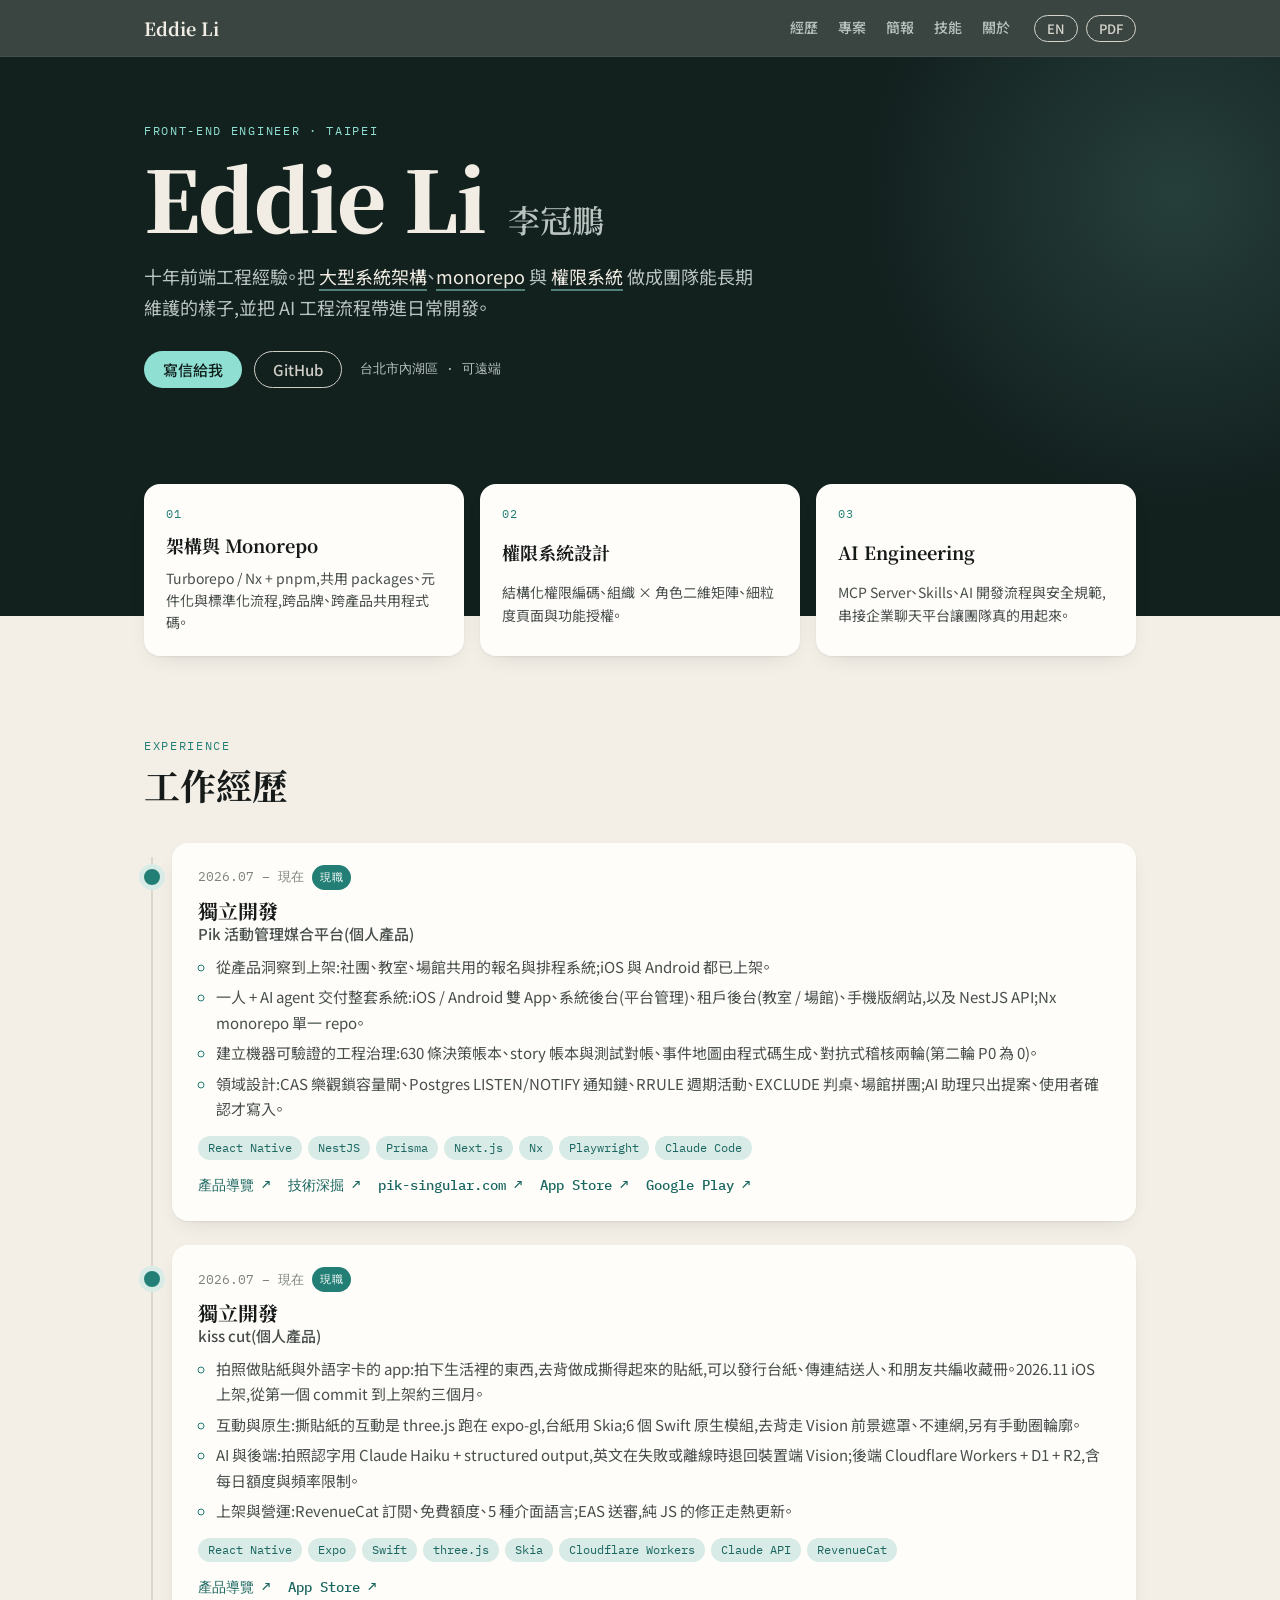
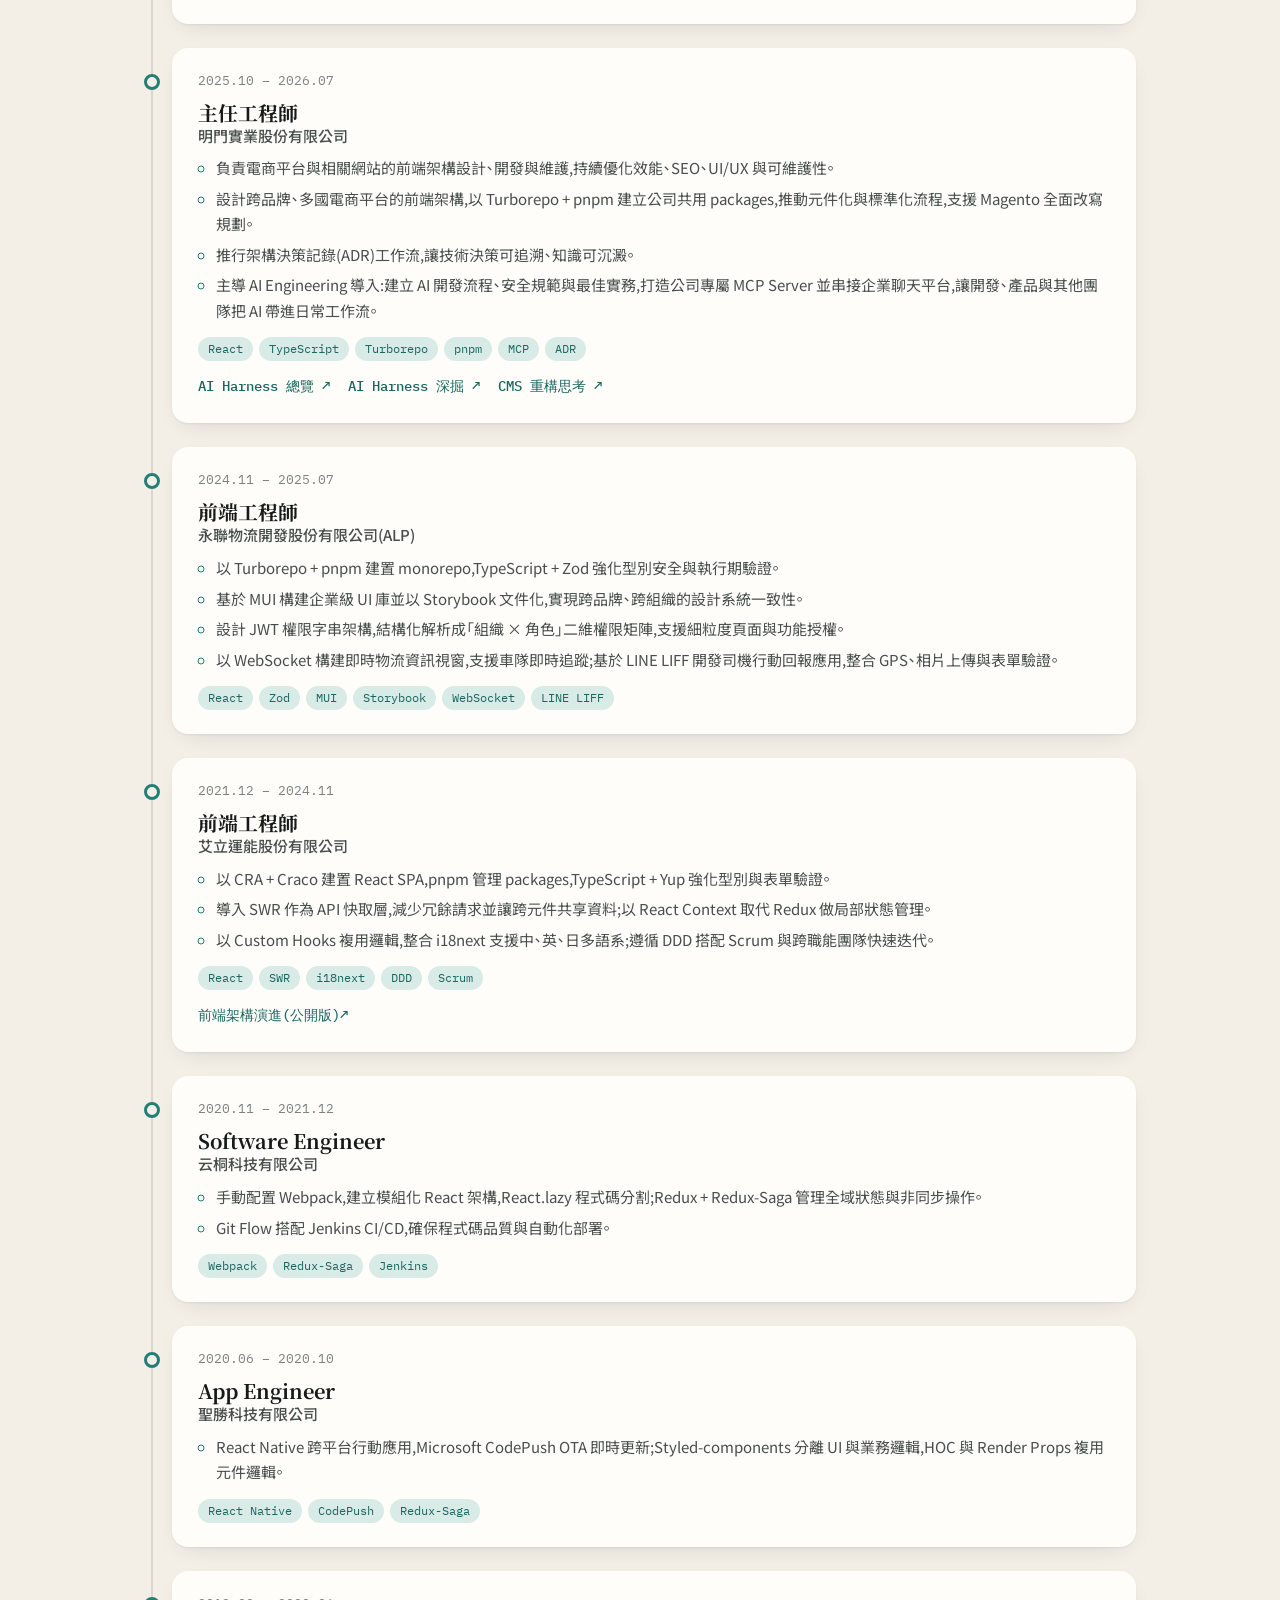
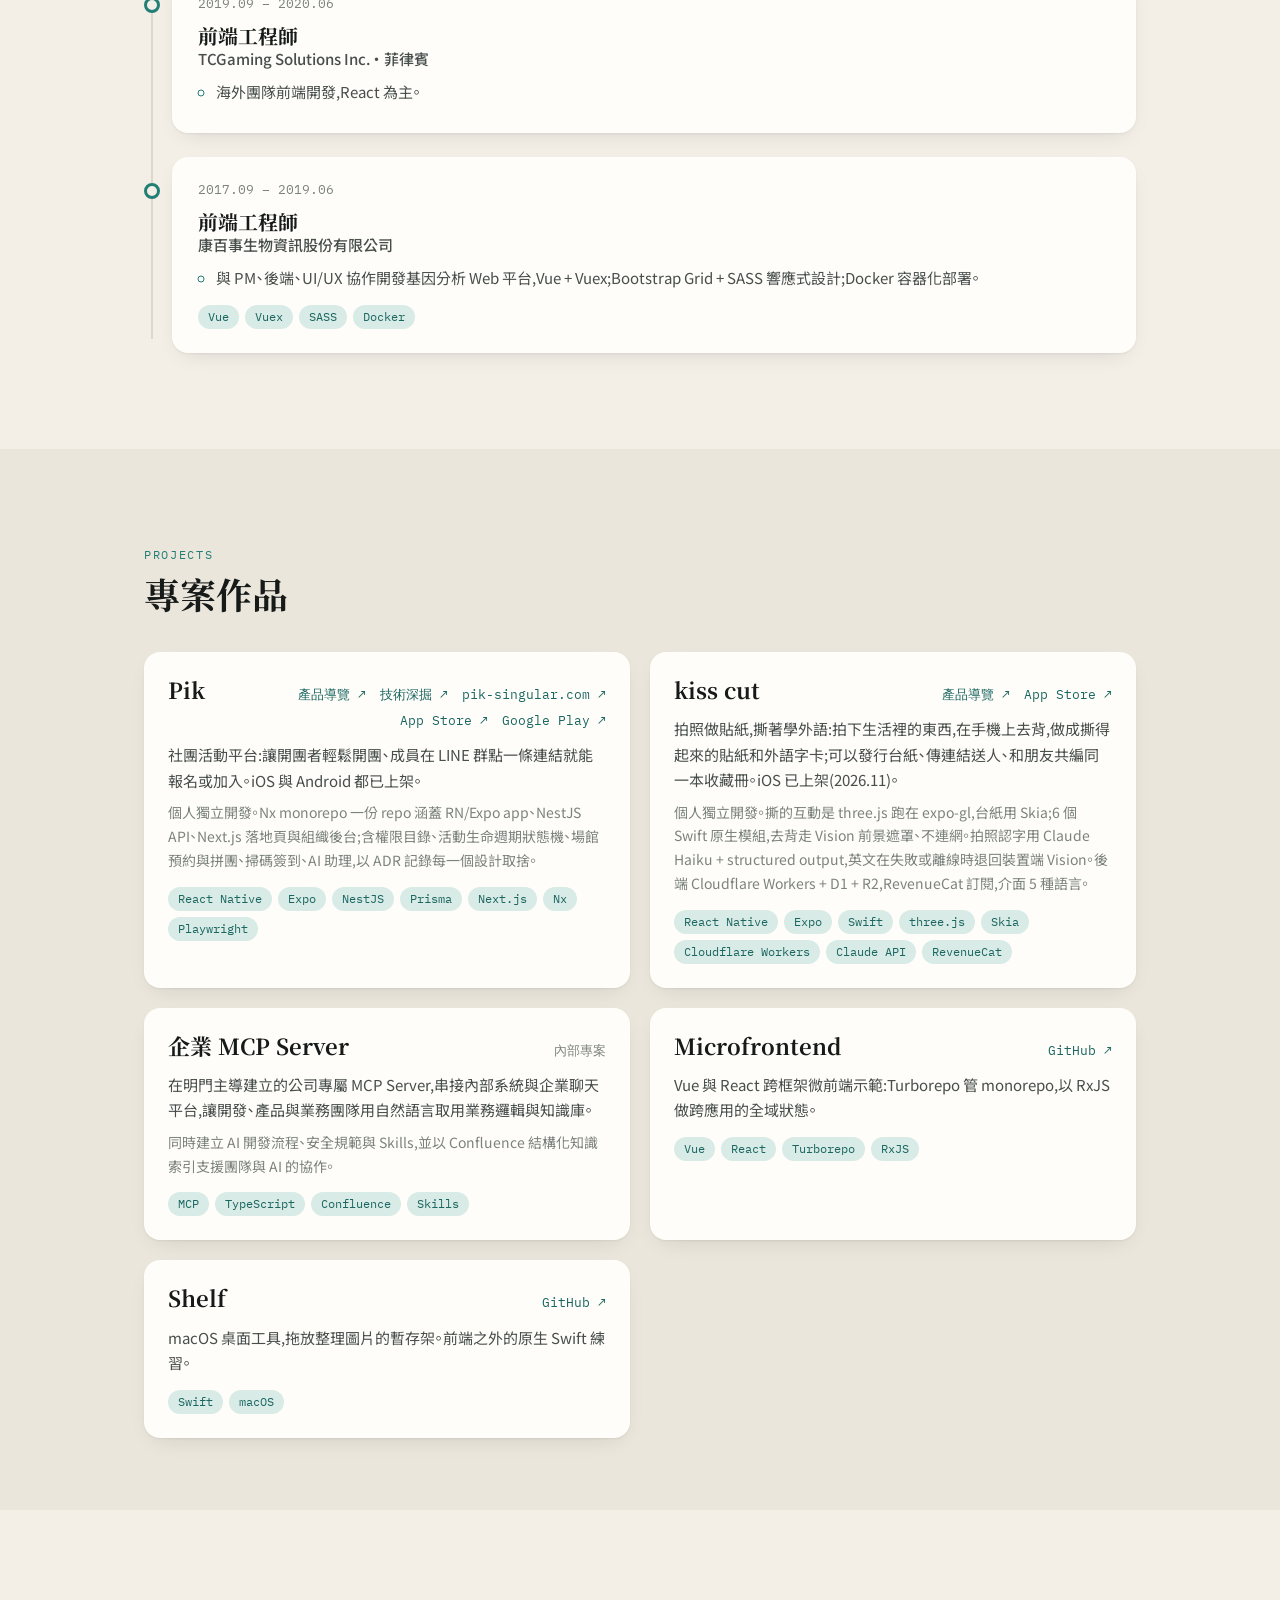
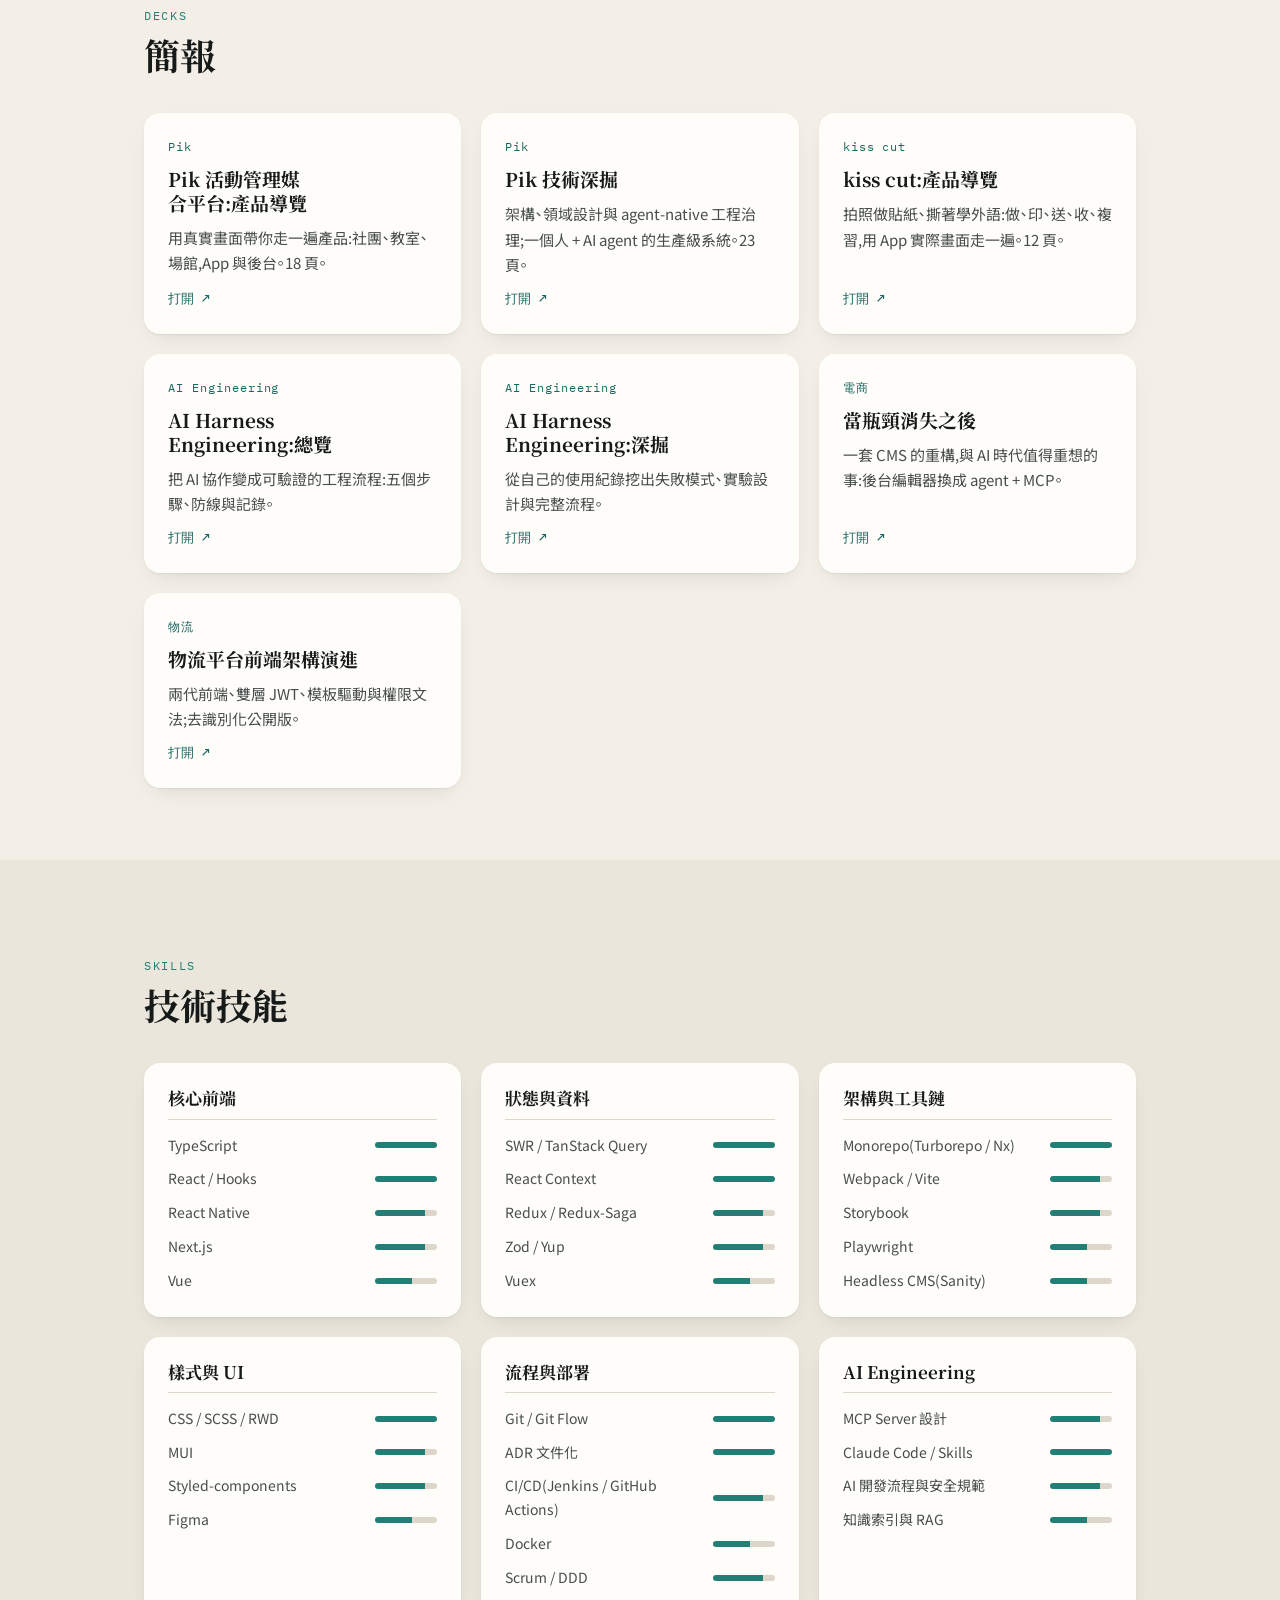
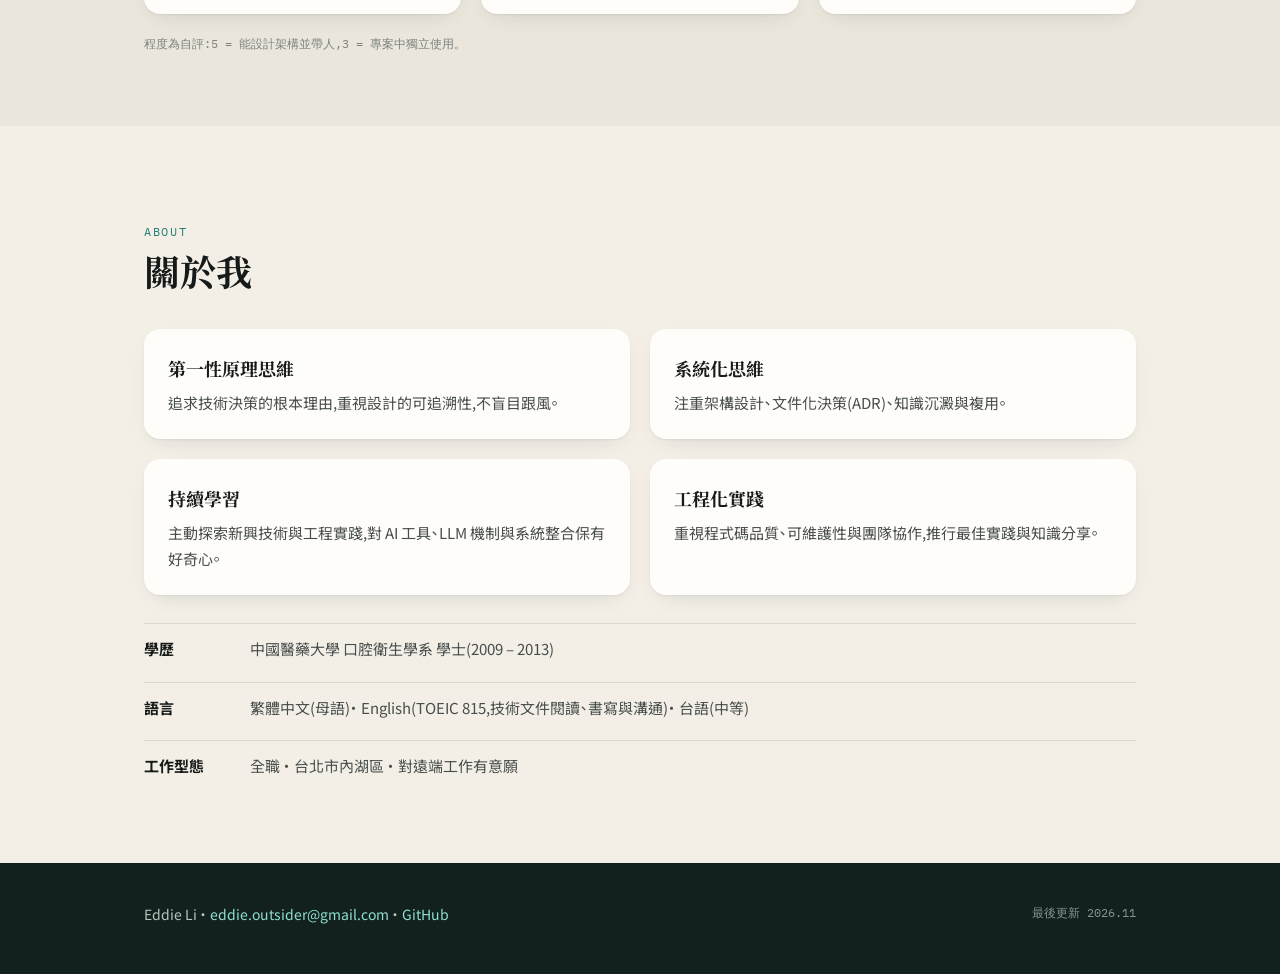
<file: index.html>
<!doctype html>
<html lang="zh-Hant-TW">
  <head>
    <meta charset="utf-8" />
    <meta name="viewport" content="width=device-width, initial-scale=1" />
    <title>Eddie Li 李冠鵬 · 前端工程師</title>
    <meta
      name="description"
      content="Eddie Li 李冠鵬,十年前端工程經驗。專精大規模系統架構、monorepo、權限系統設計與 AI 工程流程導入。"
    />
    <meta property="og:title" content="Eddie Li 李冠鵬 · 前端工程師" />
    <meta
      property="og:description"
      content="十年前端工程經驗。專精大規模系統架構、monorepo、權限系統設計與 AI 工程流程導入。"
    />
    <meta property="og:type" content="profile" />
    <link rel="alternate" hreflang="zh-Hant" href="https://eddie-outsider.vercel.app/" />
    <link rel="alternate" hreflang="en" href="https://eddie-outsider.vercel.app/en" />
    <link
      rel="icon"
      href="data:image/svg+xml,<svg xmlns='http://www.w3.org/2000/svg' viewBox='0 0 32 32'><rect width='32' height='32' rx='7' fill='%2312201e'/><text x='16' y='22' font-family='serif' font-size='18' font-weight='700' text-anchor='middle' fill='%238fe0d3'>E</text></svg>"
    />
    <link rel="preconnect" href="https://fonts.googleapis.com" />
    <link rel="preconnect" href="https://fonts.gstatic.com" crossorigin />
    <link
      rel="stylesheet"
      href="https://fonts.googleapis.com/css2?family=Noto+Serif+TC:wght@600;700;900&family=Noto+Sans+TC:wght@400;500;700&family=IBM+Plex+Mono:wght@400;500&display=swap"
    />
    <link rel="stylesheet" href="styles.css" />
  </head>
  <body>
    <a class="skip" href="#experience">跳到工作經歷</a>

    <nav class="nav" aria-label="章節">
      <div class="wrap nav-in">
        <a class="brand" href="#top">Eddie Li</a>
        <div class="nav-links">
          <a href="#experience">經歷</a>
          <a href="#projects">專案</a>
          <a href="#decks">簡報</a>
          <a href="#skills">技能</a>
          <a href="#about">關於</a>
        </div>
        <div class="nav-actions">
          <a
            class="btn btn-ghost btn-sm lang-switch"
            href="/en"
            hreflang="en"
            lang="en"
            >EN</a
          >
          <button
            type="button"
            class="btn btn-ghost btn-sm"
            onclick="window.print()"
          >
            PDF
          </button>
        </div>
      </div>
    </nav>

    <header id="top" class="hero">
      <div class="hero-bg" aria-hidden="true"></div>
      <div class="wrap hero-in">
        <div class="hero-text">
          <p class="eyebrow">Front-end Engineer · Taipei</p>
          <h1 class="name">
            <span class="name-en">Eddie Li</span
            ><span class="name-zh">李冠鵬</span>
          </h1>
          <p class="tagline">
            十年前端工程經驗。把 <em>大型系統架構</em>、<em>monorepo</em> 與
            <em>權限系統</em> 做成團隊能長期維護的樣子,並把 AI
            工程流程帶進日常開發。
          </p>
          <div class="cta">
            <a class="btn btn-primary" href="mailto:eddie.outsider@gmail.com"
              >寫信給我</a
            >
            <a
              class="btn btn-ghost"
              href="https://github.com/PPniaw"
              rel="me noopener"
              target="_blank"
              >GitHub</a
            >
            <span class="loc">台北市內湖區 · 可遠端</span>
          </div>
        </div>
      </div>
      <div class="wrap focus" aria-label="專長領域">
        <div class="focus-card">
          <span class="focus-k">01</span>
          <strong>架構與 Monorepo</strong>
          <p>
            Turborepo / Nx + pnpm,共用
            packages、元件化與標準化流程,跨品牌、跨產品共用程式碼。
          </p>
        </div>
        <div class="focus-card">
          <span class="focus-k">02</span>
          <strong>權限系統設計</strong>
          <p>結構化權限編碼、組織 × 角色二維矩陣、細粒度頁面與功能授權。</p>
        </div>
        <div class="focus-card">
          <span class="focus-k">03</span>
          <strong>AI Engineering</strong>
          <p>
            MCP Server、Skills、AI
            開發流程與安全規範,串接企業聊天平台讓團隊真的用起來。
          </p>
        </div>
      </div>
    </header>

    <main>
      <section id="experience" class="section">
        <div class="wrap">
          <div class="sec-head">
            <p class="eyebrow">Experience</p>
            <h2>工作經歷</h2>
          </div>
          <ol class="timeline">
            <li class="tl-item is-now">
              <div class="tl-dot"></div>
              <div class="tl-card">
                <div class="tl-meta">
                  <time datetime="2026-07">2026.07</time> – 現在
                  <span class="pill">現職</span>
                </div>
                <h3>
                  獨立開發 <span class="org">Pik 活動管理媒合平台(個人產品)</span>
                </h3>
                <ul>
                  <li>
                    從產品洞察到上架:社團、教室、場館共用的報名與排程系統;iOS
                    與 Android 都已上架。
                  </li>
                  <li>
                    一人 + AI agent 交付整套系統:iOS / Android 雙 App、系統後台(平台管理)、租戶後台(教室 / 場館)、手機版網站,以及
                    NestJS API;Nx monorepo 單一 repo。
                  </li>
                  <li>
                    建立機器可驗證的工程治理:630 條決策帳本、story
                    帳本與測試對帳、事件地圖由程式碼生成、對抗式稽核兩輪(第二輪 P0 為 0)。
                  </li>
                  <li>
                    領域設計:CAS 樂觀鎖容量閘、Postgres LISTEN/NOTIFY
                    通知鏈、RRULE 週期活動、EXCLUDE 判桌、場館拼團;AI 助理只出提案、使用者確認才寫入。
                  </li>
                </ul>
                <p class="chips">
                  <span>React Native</span><span>NestJS</span><span>Prisma</span
                  ><span>Next.js</span><span>Nx</span><span>Playwright</span
                  ><span>Claude Code</span>
                </p>
                <p class="tl-links">
                  <a href="https://pik-slides.vercel.app/s/pik-intro" target="_blank" rel="noopener">產品導覽 ↗</a>
                  <a href="https://pik-slides.vercel.app/s/pik-tech-deep-dive" target="_blank" rel="noopener">技術深掘 ↗</a>
                  <a href="https://pik-singular.com" target="_blank" rel="noopener">pik-singular.com ↗</a>
                  <a href="https://apps.apple.com/app/id6796892371" target="_blank" rel="noopener">App Store ↗</a>
                  <a href="https://play.google.com/store/apps/details?id=com.piksingular.app" target="_blank" rel="noopener">Google Play ↗</a>
                </p>
              </div>
            </li>
            <li class="tl-item is-now">
              <div class="tl-dot"></div>
              <div class="tl-card">
                <div class="tl-meta">
                  <time datetime="2026-07">2026.07</time> – 現在
                  <span class="pill">現職</span>
                </div>
                <h3>獨立開發 <span class="org">kiss cut(個人產品)</span></h3>
                <ul>
                  <li>
                    拍照做貼紙與外語字卡的 app:拍下生活裡的東西,去背做成撕得起來的貼紙,可以發行台紙、傳連結送人、和朋友共編收藏冊。2026.11
                    iOS 上架,從第一個 commit 到上架約三個月。
                  </li>
                  <li>
                    互動與原生:撕貼紙的互動是 three.js 跑在 expo-gl,台紙用
                    Skia;6 個 Swift 原生模組,去背走 Vision
                    前景遮罩、不連網,另有手動圈輪廓。
                  </li>
                  <li>
                    AI 與後端:拍照認字用 Claude Haiku + structured
                    output,英文在失敗或離線時退回裝置端 Vision;後端 Cloudflare
                    Workers + D1 + R2,含每日額度與頻率限制。
                  </li>
                  <li>
                    上架與營運:RevenueCat 訂閱、免費額度、5 種介面語言;EAS
                    送審,純 JS 的修正走熱更新。
                  </li>
                </ul>
                <p class="chips">
                  <span>React Native</span><span>Expo</span><span>Swift</span
                  ><span>three.js</span><span>Skia</span
                  ><span>Cloudflare Workers</span><span>Claude API</span
                  ><span>RevenueCat</span>
                </p>
                <p class="tl-links">
                  <a href="https://pik-slides.vercel.app/s/kisscut-intro" target="_blank" rel="noopener">產品導覽 ↗</a>
                  <a href="https://apps.apple.com/app/id6829604753" target="_blank" rel="noopener">App Store ↗</a>
                </p>
              </div>
            </li>
            <li class="tl-item">
              <div class="tl-dot"></div>
              <div class="tl-card">
                <div class="tl-meta">
                  <time datetime="2025-10">2025.10</time> –
                  <time datetime="2026-07">2026.07</time>
                </div>
                <h3>
                  主任工程師 <span class="org">明門實業股份有限公司</span>
                </h3>
                <ul>
                  <li>
                    負責電商平台與相關網站的前端架構設計、開發與維護,持續優化效能、SEO、UI/UX
                    與可維護性。
                  </li>
                  <li>
                    設計跨品牌、多國電商平台的前端架構,以 Turborepo + pnpm
                    建立公司共用 packages,推動元件化與標準化流程,支援 Magento
                    全面改寫規劃。
                  </li>
                  <li>
                    推行架構決策記錄(ADR)工作流,讓技術決策可追溯、知識可沉澱。
                  </li>
                  <li>
                    主導 AI Engineering 導入:建立 AI
                    開發流程、安全規範與最佳實務,打造公司專屬 MCP Server
                    並串接企業聊天平台,讓開發、產品與其他團隊把 AI
                    帶進日常工作流。
                  </li>
                </ul>
                <p class="chips">
                  <span>React</span><span>TypeScript</span><span>Turborepo</span
                  ><span>pnpm</span><span>MCP</span><span>ADR</span>
                </p>
                <p class="tl-links">
                  <a href="https://pik-slides.vercel.app/s/ai-harness-overview" target="_blank" rel="noopener">AI Harness 總覽 ↗</a>
                  <a href="https://pik-slides.vercel.app/s/ai-harness-deep-dive" target="_blank" rel="noopener">AI Harness 深掘 ↗</a>
                  <a href="https://pik-slides.vercel.app/s/agentic-cms" target="_blank" rel="noopener">CMS 重構思考 ↗</a>
                </p>
              </div>
            </li>

            <li class="tl-item">
              <div class="tl-dot"></div>
              <div class="tl-card">
                <div class="tl-meta">
                  <time datetime="2024-11">2024.11</time> –
                  <time datetime="2025-07">2025.07</time>
                </div>
                <h3>
                  前端工程師
                  <span class="org">永聯物流開發股份有限公司(ALP)</span>
                </h3>
                <ul>
                  <li>
                    以 Turborepo + pnpm 建置 monorepo,TypeScript + Zod
                    強化型別安全與執行期驗證。
                  </li>
                  <li>
                    基於 MUI 構建企業級 UI 庫並以 Storybook
                    文件化,實現跨品牌、跨組織的設計系統一致性。
                  </li>
                  <li>
                    設計 JWT 權限字串架構,結構化解析成「組織 ×
                    角色」二維權限矩陣,支援細粒度頁面與功能授權。
                  </li>
                  <li>
                    以 WebSocket 構建即時物流資訊視窗,支援車隊即時追蹤;基於 LINE
                    LIFF 開發司機行動回報應用,整合 GPS、相片上傳與表單驗證。
                  </li>
                </ul>
                <p class="chips">
                  <span>React</span><span>Zod</span><span>MUI</span
                  ><span>Storybook</span><span>WebSocket</span
                  ><span>LINE LIFF</span>
                </p>
              </div>
            </li>

            <li class="tl-item">
              <div class="tl-dot"></div>
              <div class="tl-card">
                <div class="tl-meta">
                  <time datetime="2021-12">2021.12</time> –
                  <time datetime="2024-11">2024.11</time>
                </div>
                <h3>
                  前端工程師 <span class="org">艾立運能股份有限公司</span>
                </h3>
                <ul>
                  <li>
                    以 CRA + Craco 建置 React SPA,pnpm 管理 packages,TypeScript
                    + Yup 強化型別與表單驗證。
                  </li>
                  <li>
                    導入 SWR 作為 API 快取層,減少冗餘請求並讓跨元件共享資料;以
                    React Context 取代 Redux 做局部狀態管理。
                  </li>
                  <li>
                    以 Custom Hooks 複用邏輯,整合 i18next
                    支援中、英、日多語系;遵循 DDD 搭配 Scrum
                    與跨職能團隊快速迭代。
                  </li>
                </ul>
                <p class="chips">
                  <span>React</span><span>SWR</span><span>i18next</span
                  ><span>DDD</span><span>Scrum</span>
                </p>
                <p class="tl-links">
                  <a href="https://pik-slides.vercel.app/s/ally-architecture-evolution-public" target="_blank" rel="noopener">前端架構演進(公開版)↗</a>
                </p>
              </div>
            </li>

            <li class="tl-item">
              <div class="tl-dot"></div>
              <div class="tl-card">
                <div class="tl-meta">
                  <time datetime="2020-11">2020.11</time> –
                  <time datetime="2021-12">2021.12</time>
                </div>
                <h3>
                  Software Engineer <span class="org">云桐科技有限公司</span>
                </h3>
                <ul>
                  <li>
                    手動配置 Webpack,建立模組化 React 架構,React.lazy
                    程式碼分割;Redux + Redux-Saga 管理全域狀態與非同步操作。
                  </li>
                  <li>
                    Git Flow 搭配 Jenkins CI/CD,確保程式碼品質與自動化部署。
                  </li>
                </ul>
                <p class="chips">
                  <span>Webpack</span><span>Redux-Saga</span
                  ><span>Jenkins</span>
                </p>
              </div>
            </li>

            <li class="tl-item">
              <div class="tl-dot"></div>
              <div class="tl-card">
                <div class="tl-meta">
                  <time datetime="2020-06">2020.06</time> –
                  <time datetime="2020-10">2020.10</time>
                </div>
                <h3>App Engineer <span class="org">聖勝科技有限公司</span></h3>
                <ul>
                  <li>
                    React Native 跨平台行動應用,Microsoft CodePush OTA
                    即時更新;Styled-components 分離 UI 與業務邏輯,HOC 與 Render
                    Props 複用元件邏輯。
                  </li>
                </ul>
                <p class="chips">
                  <span>React Native</span><span>CodePush</span
                  ><span>Redux-Saga</span>
                </p>
              </div>
            </li>

            <li class="tl-item">
              <div class="tl-dot"></div>
              <div class="tl-card">
                <div class="tl-meta">
                  <time datetime="2019-09">2019.09</time> –
                  <time datetime="2020-06">2020.06</time>
                </div>
                <h3>
                  前端工程師
                  <span class="org">TCGaming Solutions Inc. · 菲律賓</span>
                </h3>
                <ul>
                  <li>海外團隊前端開發,React 為主。</li>
                </ul>
              </div>
            </li>

            <li class="tl-item">
              <div class="tl-dot"></div>
              <div class="tl-card">
                <div class="tl-meta">
                  <time datetime="2017-09">2017.09</time> –
                  <time datetime="2019-06">2019.06</time>
                </div>
                <h3>
                  前端工程師 <span class="org">康百事生物資訊股份有限公司</span>
                </h3>
                <ul>
                  <li>
                    與 PM、後端、UI/UX 協作開發基因分析 Web 平台,Vue +
                    Vuex;Bootstrap Grid + SASS 響應式設計;Docker 容器化部署。
                  </li>
                </ul>
                <p class="chips">
                  <span>Vue</span><span>Vuex</span><span>SASS</span
                  ><span>Docker</span>
                </p>
              </div>
            </li>
          </ol>
        </div>
      </section>

      <section id="projects" class="section section-alt">
        <div class="wrap">
          <div class="sec-head">
            <p class="eyebrow">Projects</p>
            <h2>專案作品</h2>
          </div>
          <div class="grid-2">
            <article class="card proj">
              <div class="proj-top">
                <h3>Pik</h3>
                <span class="proj-links">
                  <a class="proj-link" href="https://pik-slides.vercel.app/s/pik-intro" target="_blank" rel="noopener">產品導覽 ↗</a>
                  <a class="proj-link" href="https://pik-slides.vercel.app/s/pik-tech-deep-dive" target="_blank" rel="noopener">技術深掘 ↗</a>
                  <a class="proj-link" href="https://pik-singular.com" target="_blank" rel="noopener">pik-singular.com ↗</a>
                  <a class="proj-link" href="https://apps.apple.com/app/id6796892371" target="_blank" rel="noopener">App Store ↗</a>
                  <a class="proj-link" href="https://play.google.com/store/apps/details?id=com.piksingular.app" target="_blank" rel="noopener">Google Play ↗</a>
                </span>
              </div>
              <p>
                社團活動平台:讓開團者輕鬆開團、成員在 LINE
                群點一條連結就能報名或加入。iOS 與 Android 都已上架。
              </p>
              <p class="proj-note">
                個人獨立開發。Nx monorepo 一份 repo 涵蓋 RN/Expo app、NestJS
                API、Next.js
                落地頁與組織後台;含權限目錄、活動生命週期狀態機、場館預約與拼團、掃碼簽到、AI 助理,以
                ADR 記錄每一個設計取捨。
              </p>
              <p class="chips">
                <span>React Native</span><span>Expo</span><span>NestJS</span
                ><span>Prisma</span><span>Next.js</span><span>Nx</span
                ><span>Playwright</span>
              </p>
            </article>

            <article class="card proj">
              <div class="proj-top">
                <h3>kiss cut</h3>
                <span class="proj-links">
                  <a class="proj-link" href="https://pik-slides.vercel.app/s/kisscut-intro" target="_blank" rel="noopener">產品導覽 ↗</a>
                  <a class="proj-link" href="https://apps.apple.com/app/id6829604753" target="_blank" rel="noopener">App Store ↗</a>
                </span>
              </div>
              <p>
                拍照做貼紙,撕著學外語:拍下生活裡的東西,在手機上去背,做成撕得起來的貼紙和外語字卡;可以發行台紙、傳連結送人、和朋友共編同一本收藏冊。iOS
                已上架(2026.11)。
              </p>
              <p class="proj-note">
                個人獨立開發。撕的互動是 three.js 跑在 expo-gl,台紙用 Skia;6 個
                Swift 原生模組,去背走 Vision
                前景遮罩、不連網。拍照認字用 Claude Haiku + structured
                output,英文在失敗或離線時退回裝置端 Vision。後端 Cloudflare Workers + D1 +
                R2,RevenueCat 訂閱,介面 5 種語言。
              </p>
              <p class="chips">
                <span>React Native</span><span>Expo</span><span>Swift</span
                ><span>three.js</span><span>Skia</span
                ><span>Cloudflare Workers</span><span>Claude API</span
                ><span>RevenueCat</span>
              </p>
            </article>

            <article class="card proj">
              <div class="proj-top">
                <h3>企業 MCP Server</h3>
                <span class="proj-link muted">內部專案</span>
              </div>
              <p>
                在明門主導建立的公司專屬 MCP
                Server,串接內部系統與企業聊天平台,讓開發、產品與業務團隊用自然語言取用業務邏輯與知識庫。
              </p>
              <p class="proj-note">
                同時建立 AI 開發流程、安全規範與 Skills,並以 Confluence
                結構化知識索引支援團隊與 AI 的協作。
              </p>
              <p class="chips">
                <span>MCP</span><span>TypeScript</span><span>Confluence</span
                ><span>Skills</span>
              </p>
            </article>

            <article class="card proj">
              <div class="proj-top">
                <h3>Microfrontend</h3>
                <a
                  class="proj-link"
                  href="https://github.com/PPniaw/Microfrontend"
                  target="_blank"
                  rel="noopener"
                  >GitHub ↗</a
                >
              </div>
              <p>
                Vue 與 React 跨框架微前端示範:Turborepo 管 monorepo,以 RxJS
                做跨應用的全域狀態。
              </p>
              <p class="chips">
                <span>Vue</span><span>React</span><span>Turborepo</span
                ><span>RxJS</span>
              </p>
            </article>

            <article class="card proj">
              <div class="proj-top">
                <h3>Shelf</h3>
                <a
                  class="proj-link"
                  href="https://github.com/PPniaw/Shelf"
                  target="_blank"
                  rel="noopener"
                  >GitHub ↗</a
                >
              </div>
              <p>
                macOS 桌面工具,拖放整理圖片的暫存架。前端之外的原生 Swift 練習。
              </p>
              <p class="chips"><span>Swift</span><span>macOS</span></p>
            </article>
          </div>
        </div>
      </section>

      <section id="decks" class="section">
        <div class="wrap">
          <div class="sec-head">
            <p class="eyebrow">Decks</p>
            <h2>簡報</h2>
          </div>
          <div class="grid-3 decks">
            <a class="card deck" href="https://pik-slides.vercel.app/s/pik-intro" target="_blank" rel="noopener">
              <span class="deck-tag">Pik</span>
              <h3>Pik 活動管理媒合平台:產品導覽</h3>
              <p>用真實畫面帶你走一遍產品:社團、教室、場館,App 與後台。18 頁。</p>
              <span class="deck-open">打開 ↗</span>
            </a>
            <a class="card deck" href="https://pik-slides.vercel.app/s/pik-tech-deep-dive" target="_blank" rel="noopener">
              <span class="deck-tag">Pik</span>
              <h3>Pik 技術深掘</h3>
              <p>架構、領域設計與 agent-native 工程治理;一個人 + AI agent 的生產級系統。23 頁。</p>
              <span class="deck-open">打開 ↗</span>
            </a>
            <a class="card deck" href="https://pik-slides.vercel.app/s/kisscut-intro" target="_blank" rel="noopener">
              <span class="deck-tag">kiss cut</span>
              <h3>kiss cut:產品導覽</h3>
              <p>拍照做貼紙、撕著學外語:做、印、送、收、複習,用 App 實際畫面走一遍。12 頁。</p>
              <span class="deck-open">打開 ↗</span>
            </a>
            <a class="card deck" href="https://pik-slides.vercel.app/s/ai-harness-overview" target="_blank" rel="noopener">
              <span class="deck-tag">AI Engineering</span>
              <h3>AI Harness Engineering:總覽</h3>
              <p>把 AI 協作變成可驗證的工程流程:五個步驟、防線與記錄。</p>
              <span class="deck-open">打開 ↗</span>
            </a>
            <a class="card deck" href="https://pik-slides.vercel.app/s/ai-harness-deep-dive" target="_blank" rel="noopener">
              <span class="deck-tag">AI Engineering</span>
              <h3>AI Harness Engineering:深掘</h3>
              <p>從自己的使用紀錄挖出失敗模式、實驗設計與完整流程。</p>
              <span class="deck-open">打開 ↗</span>
            </a>
            <a class="card deck" href="https://pik-slides.vercel.app/s/agentic-cms" target="_blank" rel="noopener">
              <span class="deck-tag">電商</span>
              <h3>當瓶頸消失之後</h3>
              <p>一套 CMS 的重構,與 AI 時代值得重想的事:後台編輯器換成 agent + MCP。</p>
              <span class="deck-open">打開 ↗</span>
            </a>
            <a class="card deck" href="https://pik-slides.vercel.app/s/ally-architecture-evolution-public" target="_blank" rel="noopener">
              <span class="deck-tag">物流</span>
              <h3>物流平台前端架構演進</h3>
              <p>兩代前端、雙層 JWT、模板驅動與權限文法;去識別化公開版。</p>
              <span class="deck-open">打開 ↗</span>
            </a>
          </div>
        </div>
      </section>

      <section id="skills" class="section section-alt">
        <div class="wrap">
          <div class="sec-head">
            <p class="eyebrow">Skills</p>
            <h2>技術技能</h2>
          </div>
          <div class="grid-3 skills">
            <div class="card skill-group">
              <h3>核心前端</h3>
              <ul>
                <li>
                  <span>TypeScript</span><i class="lv" style="--lv: 5"></i>
                </li>
                <li>
                  <span>React / Hooks</span><i class="lv" style="--lv: 5"></i>
                </li>
                <li>
                  <span>React Native</span><i class="lv" style="--lv: 4"></i>
                </li>
                <li><span>Next.js</span><i class="lv" style="--lv: 4"></i></li>
                <li><span>Vue</span><i class="lv" style="--lv: 3"></i></li>
              </ul>
            </div>

            <div class="card skill-group">
              <h3>狀態與資料</h3>
              <ul>
                <li>
                  <span>SWR / TanStack Query</span
                  ><i class="lv" style="--lv: 5"></i>
                </li>
                <li>
                  <span>React Context</span><i class="lv" style="--lv: 5"></i>
                </li>
                <li>
                  <span>Redux / Redux-Saga</span
                  ><i class="lv" style="--lv: 4"></i>
                </li>
                <li>
                  <span>Zod / Yup</span><i class="lv" style="--lv: 4"></i>
                </li>
                <li><span>Vuex</span><i class="lv" style="--lv: 3"></i></li>
              </ul>
            </div>

            <div class="card skill-group">
              <h3>架構與工具鏈</h3>
              <ul>
                <li>
                  <span>Monorepo(Turborepo / Nx)</span
                  ><i class="lv" style="--lv: 5"></i>
                </li>
                <li>
                  <span>Webpack / Vite</span><i class="lv" style="--lv: 4"></i>
                </li>
                <li>
                  <span>Storybook</span><i class="lv" style="--lv: 4"></i>
                </li>
                <li>
                  <span>Playwright</span><i class="lv" style="--lv: 3"></i>
                </li>
                <li>
                  <span>Headless CMS(Sanity)</span
                  ><i class="lv" style="--lv: 3"></i>
                </li>
              </ul>
            </div>

            <div class="card skill-group">
              <h3>樣式與 UI</h3>
              <ul>
                <li>
                  <span>CSS / SCSS / RWD</span
                  ><i class="lv" style="--lv: 5"></i>
                </li>
                <li><span>MUI</span><i class="lv" style="--lv: 4"></i></li>
                <li>
                  <span>Styled-components</span
                  ><i class="lv" style="--lv: 4"></i>
                </li>
                <li><span>Figma</span><i class="lv" style="--lv: 3"></i></li>
              </ul>
            </div>

            <div class="card skill-group">
              <h3>流程與部署</h3>
              <ul>
                <li>
                  <span>Git / Git Flow</span><i class="lv" style="--lv: 5"></i>
                </li>
                <li>
                  <span>ADR 文件化</span><i class="lv" style="--lv: 5"></i>
                </li>
                <li>
                  <span>CI/CD(Jenkins / GitHub Actions)</span
                  ><i class="lv" style="--lv: 4"></i>
                </li>
                <li><span>Docker</span><i class="lv" style="--lv: 3"></i></li>
                <li>
                  <span>Scrum / DDD</span><i class="lv" style="--lv: 4"></i>
                </li>
              </ul>
            </div>

            <div class="card skill-group">
              <h3>AI Engineering</h3>
              <ul>
                <li>
                  <span>MCP Server 設計</span><i class="lv" style="--lv: 4"></i>
                </li>
                <li>
                  <span>Claude Code / Skills</span
                  ><i class="lv" style="--lv: 5"></i>
                </li>
                <li>
                  <span>AI 開發流程與安全規範</span
                  ><i class="lv" style="--lv: 4"></i>
                </li>
                <li>
                  <span>知識索引與 RAG</span><i class="lv" style="--lv: 3"></i>
                </li>
              </ul>
            </div>
          </div>
          <p class="legend">
            程度為自評:5 = 能設計架構並帶人,3 = 專案中獨立使用。
          </p>
        </div>
      </section>

      <section id="about" class="section">
        <div class="wrap">
          <div class="sec-head">
            <p class="eyebrow">About</p>
            <h2>關於我</h2>
          </div>
          <div class="grid-2 traits">
            <div class="card trait">
              <strong>第一性原理思維</strong>
              <p>追求技術決策的根本理由,重視設計的可追溯性,不盲目跟風。</p>
            </div>
            <div class="card trait">
              <strong>系統化思維</strong>
              <p>注重架構設計、文件化決策(ADR)、知識沉澱與複用。</p>
            </div>
            <div class="card trait">
              <strong>持續學習</strong>
              <p>
                主動探索新興技術與工程實踐,對 AI 工具、LLM
                機制與系統整合保有好奇心。
              </p>
            </div>
            <div class="card trait">
              <strong>工程化實踐</strong>
              <p>重視程式碼品質、可維護性與團隊協作,推行最佳實踐與知識分享。</p>
            </div>
          </div>
          <dl class="facts">
            <div>
              <dt>學歷</dt>
              <dd>中國醫藥大學 口腔衛生學系 學士(2009 – 2013)</dd>
            </div>
            <div>
              <dt>語言</dt>
              <dd>
                繁體中文(母語)· English(TOEIC 815,技術文件閱讀、書寫與溝通)·
                台語(中等)
              </dd>
            </div>
            <div>
              <dt>工作型態</dt>
              <dd>全職 · 台北市內湖區 · 對遠端工作有意願</dd>
            </div>
          </dl>
        </div>
      </section>
    </main>

    <footer class="foot">
      <div class="wrap foot-in">
        <p>
          Eddie Li ·
          <a href="mailto:eddie.outsider@gmail.com">eddie.outsider@gmail.com</a>
          ·
          <a href="https://github.com/PPniaw" rel="me noopener" target="_blank"
            >GitHub</a
          >
        </p>
        <p class="muted">最後更新 2026.11</p>
      </div>
    </footer>
  </body>
</html>
</file>
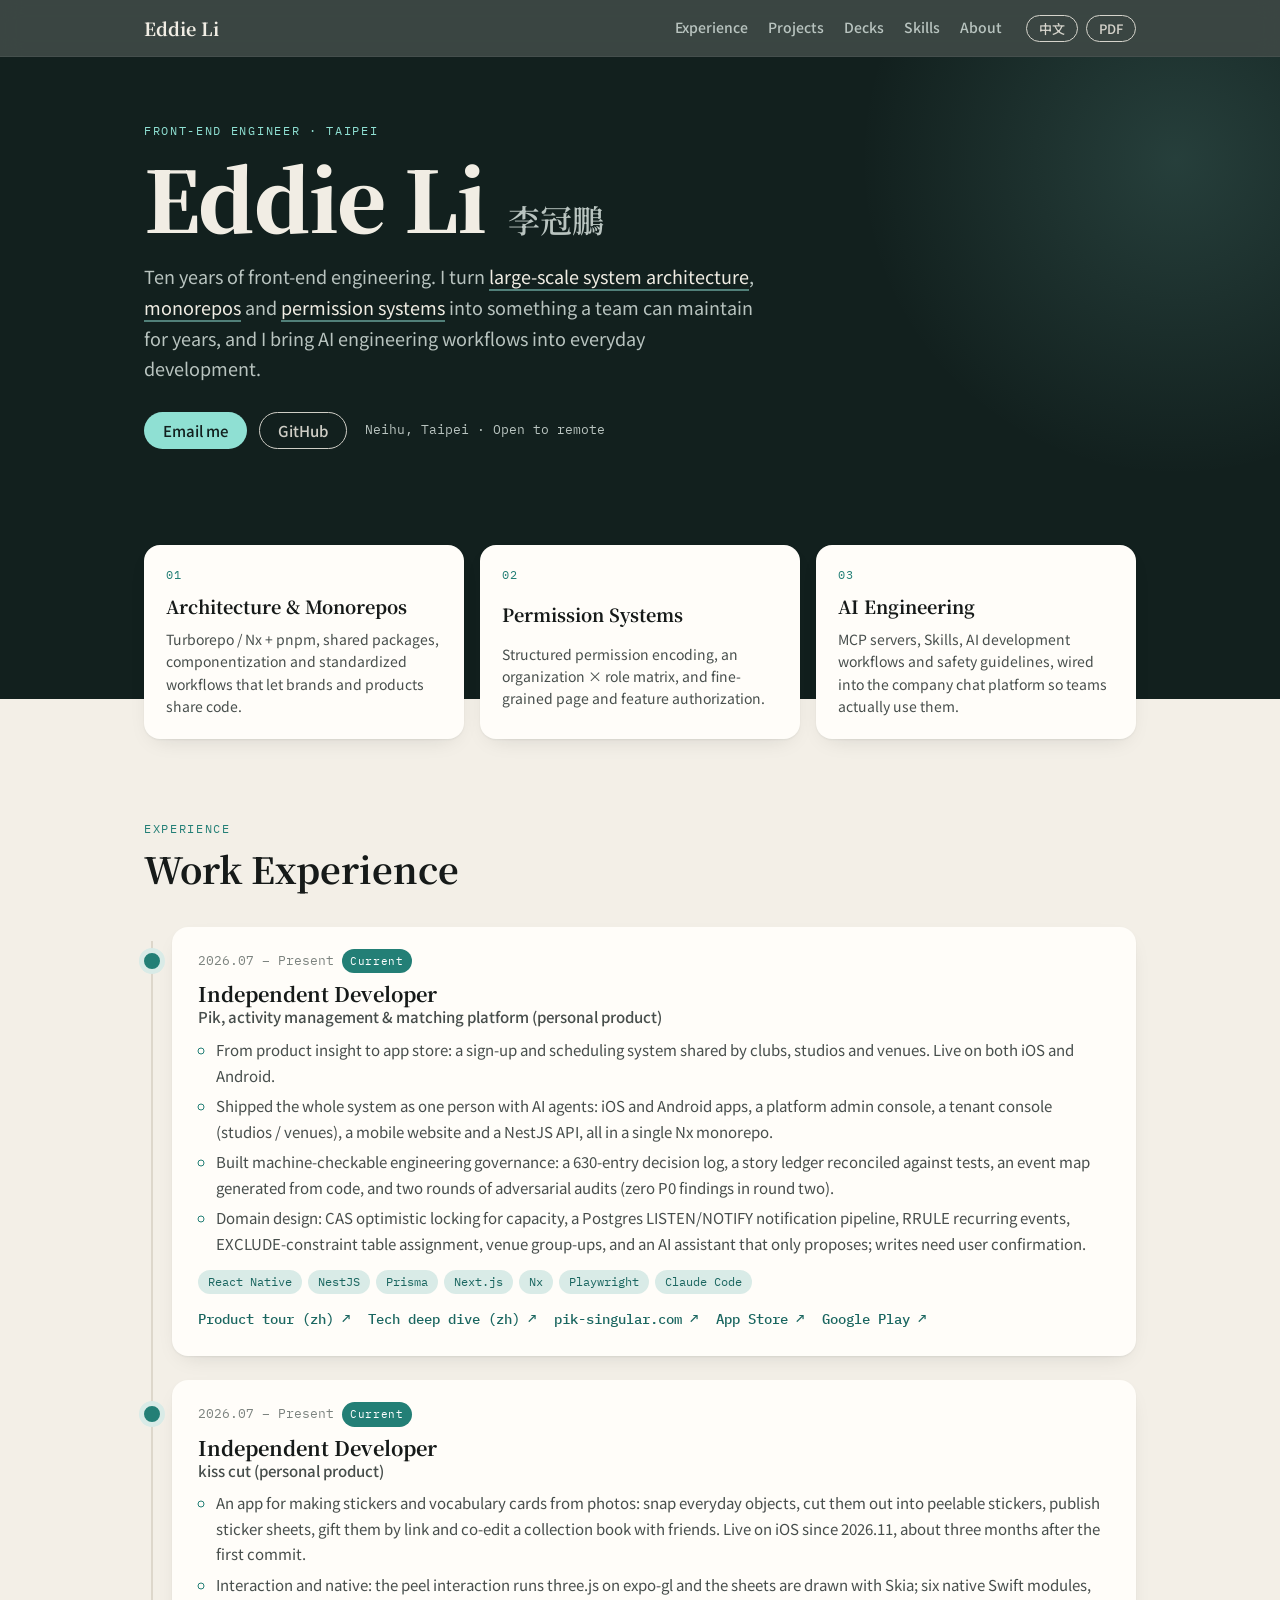
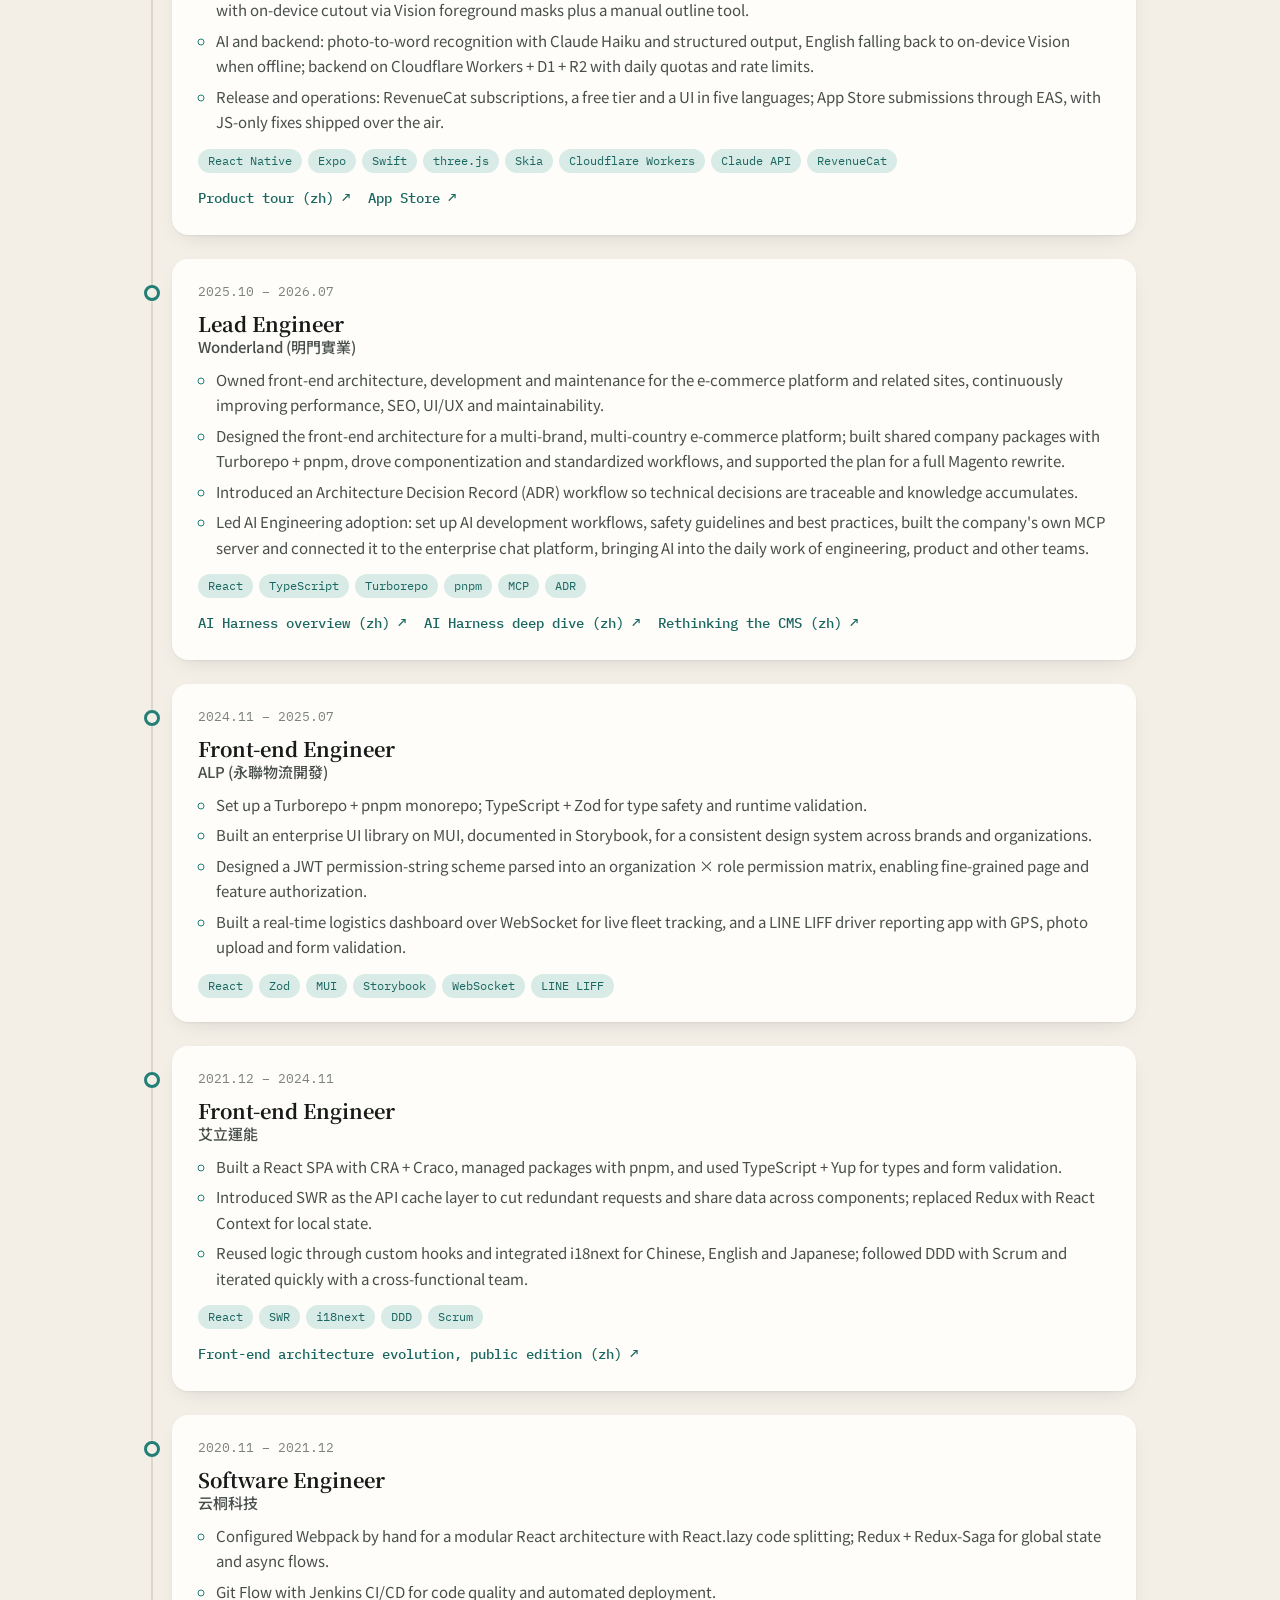
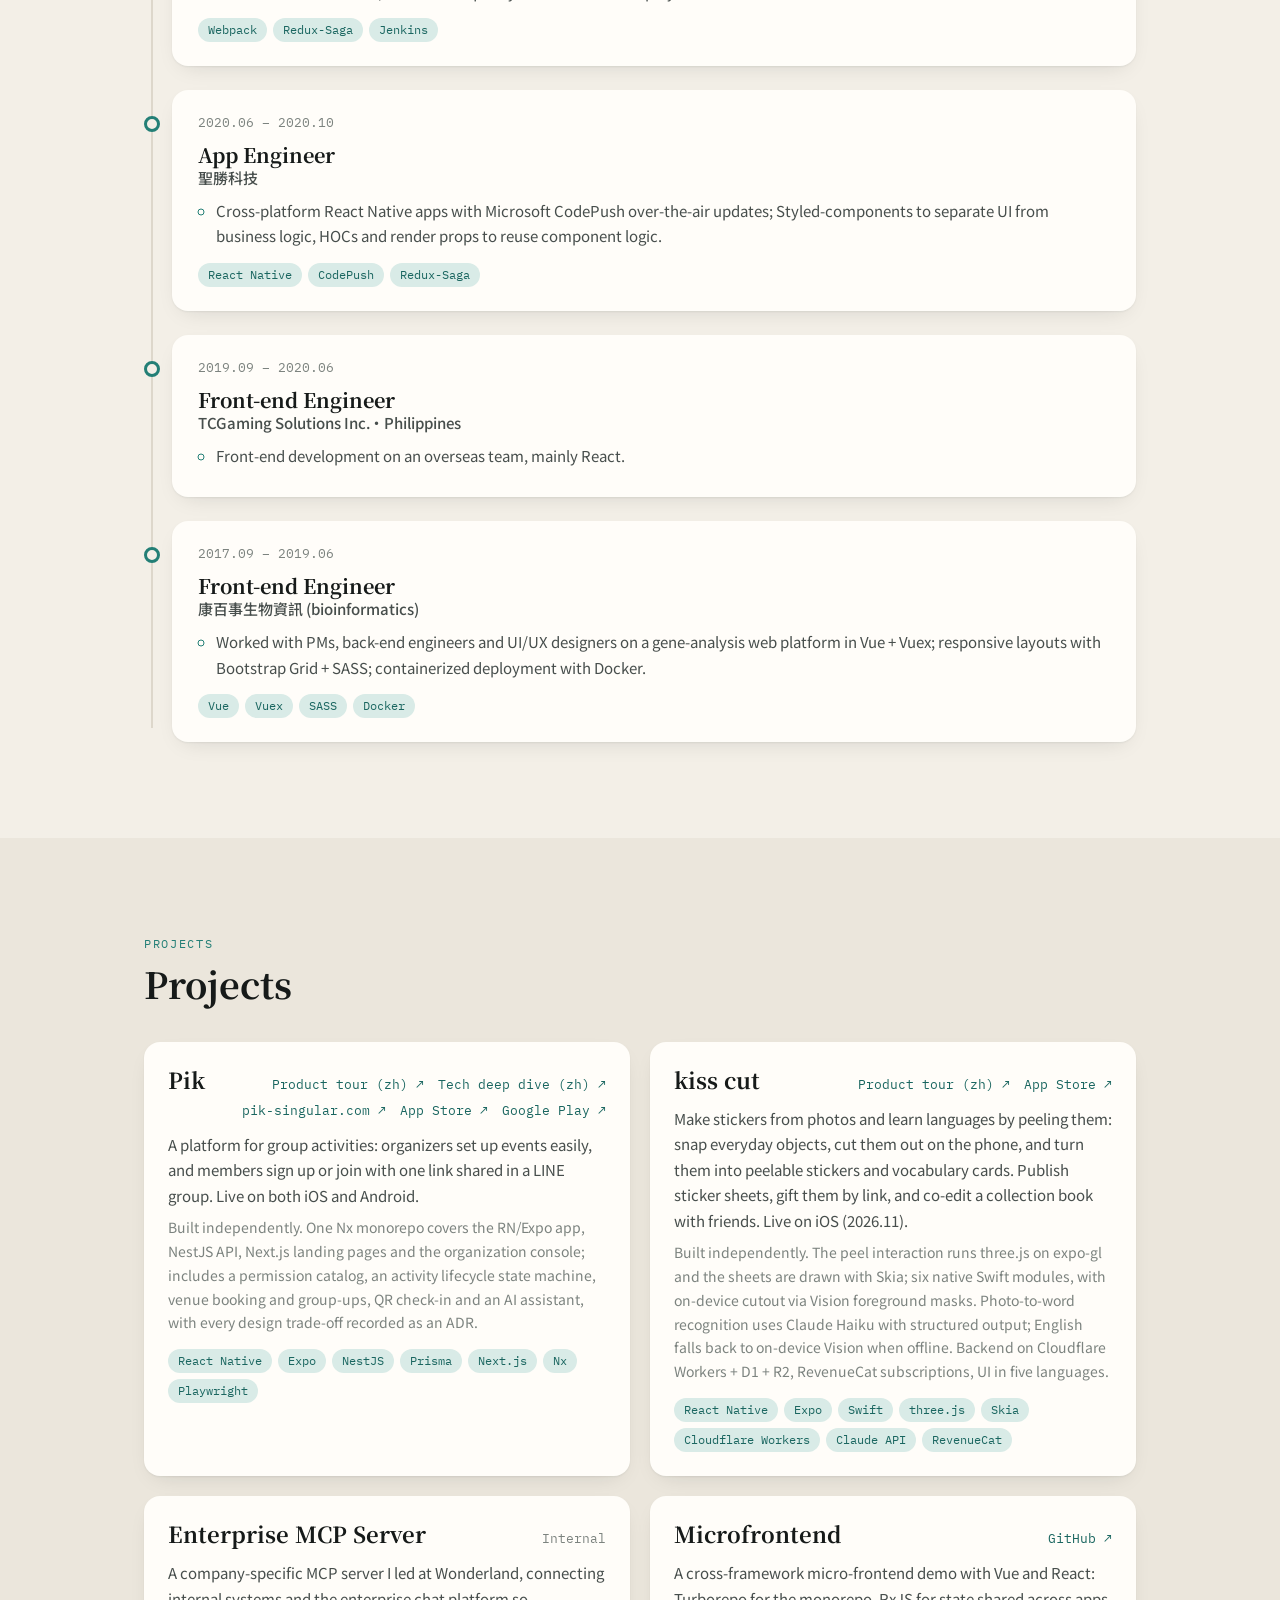
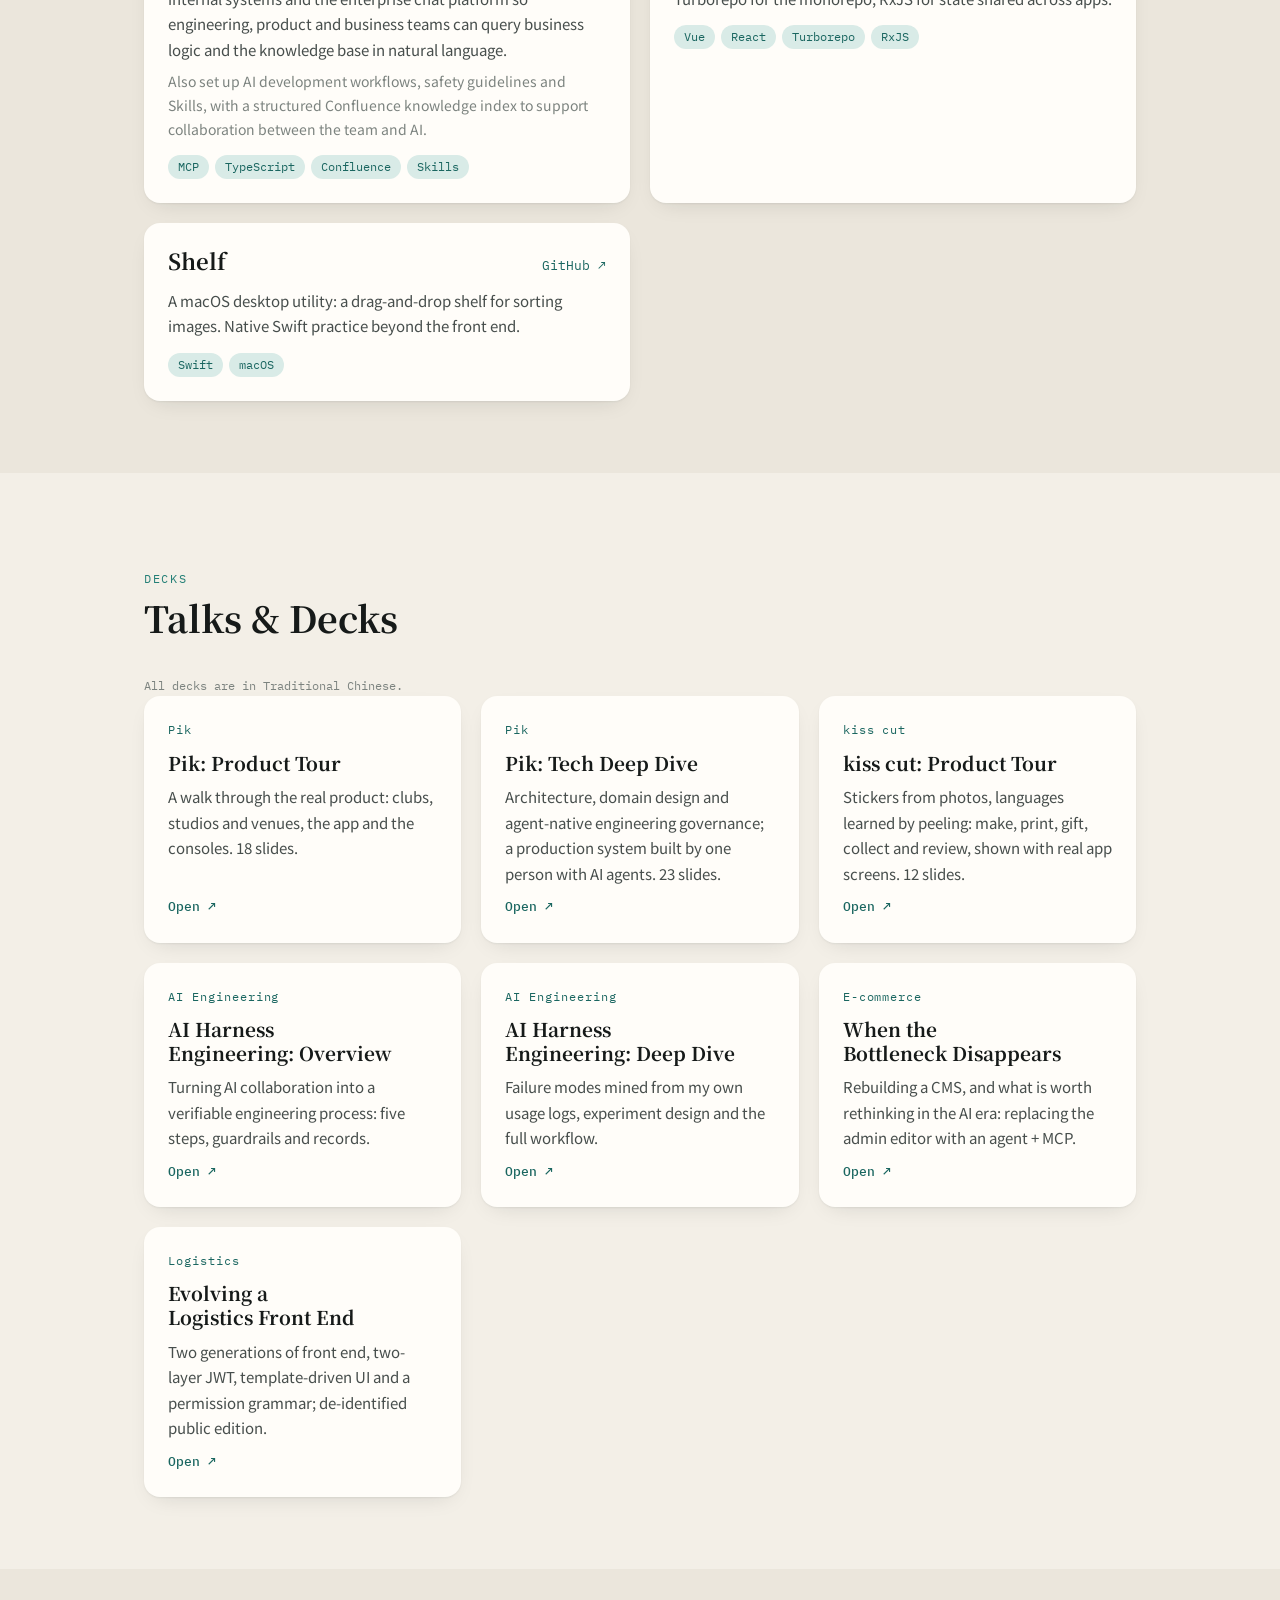
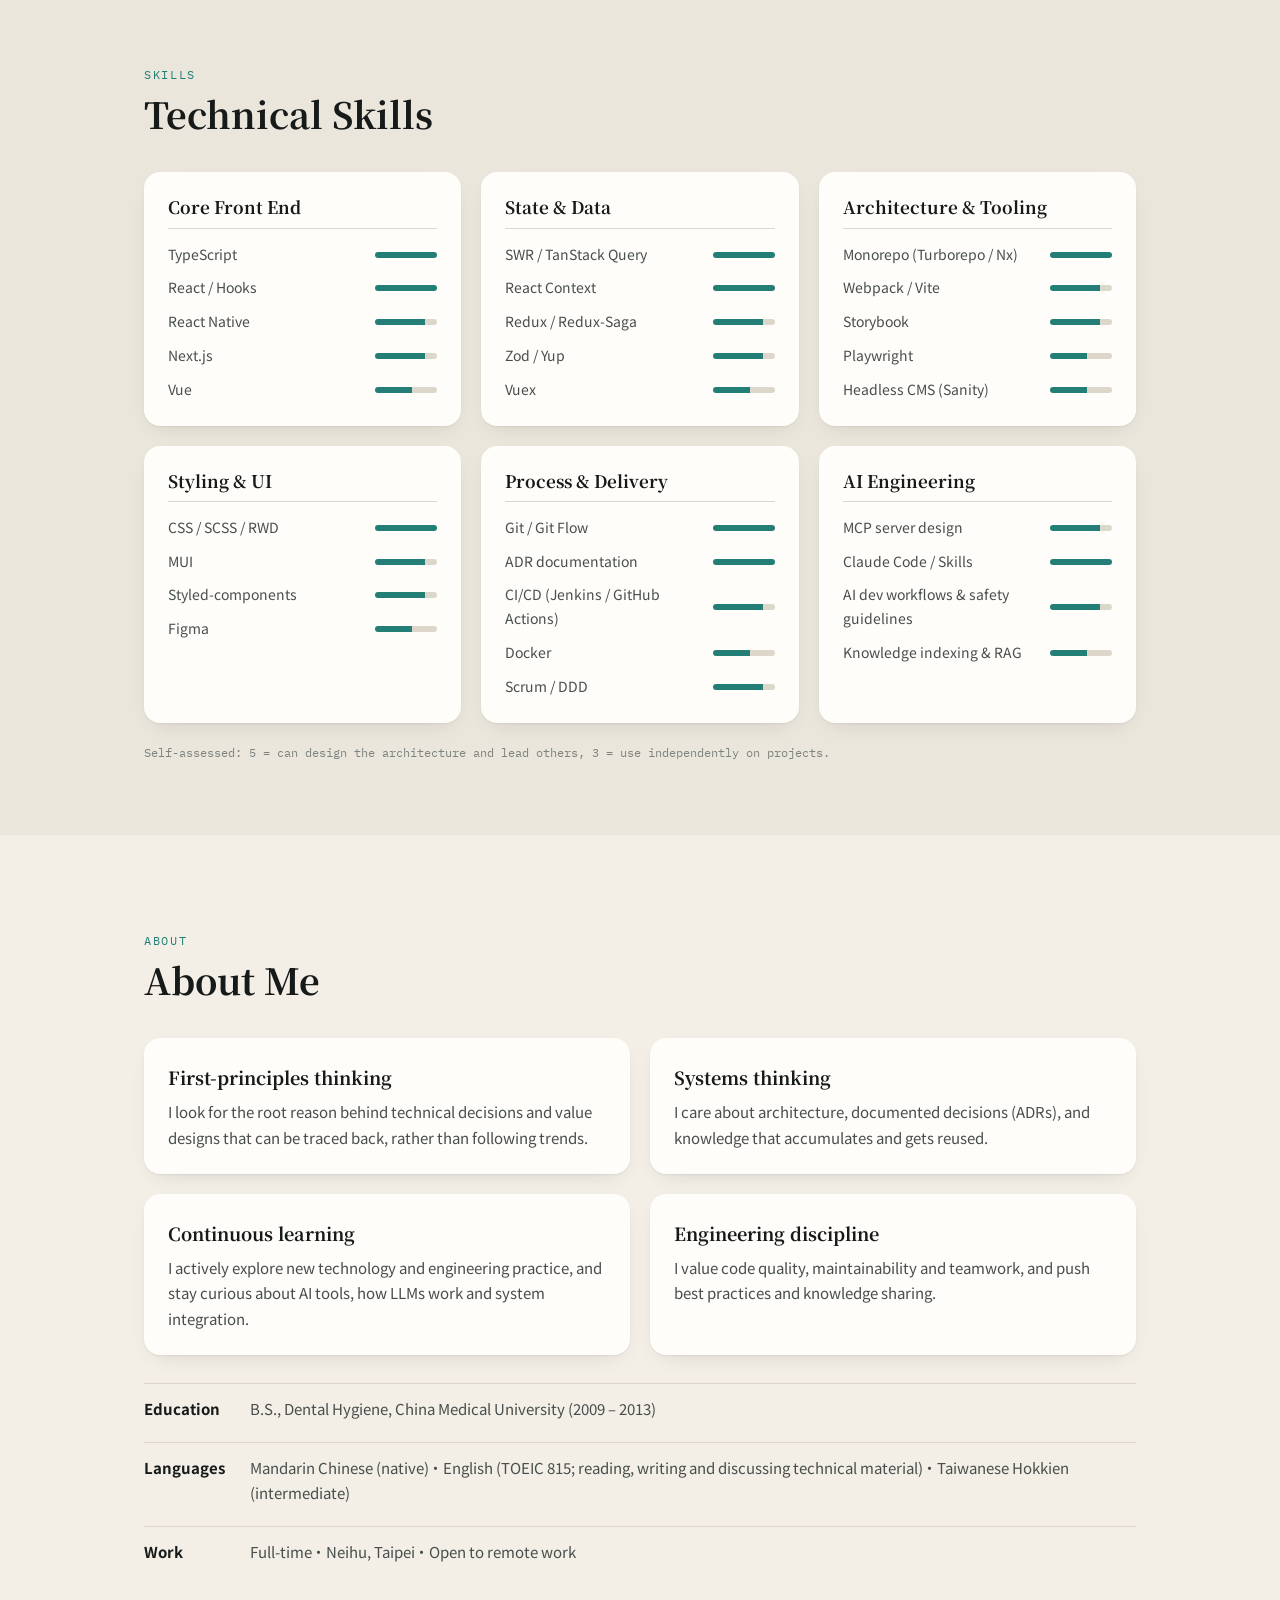
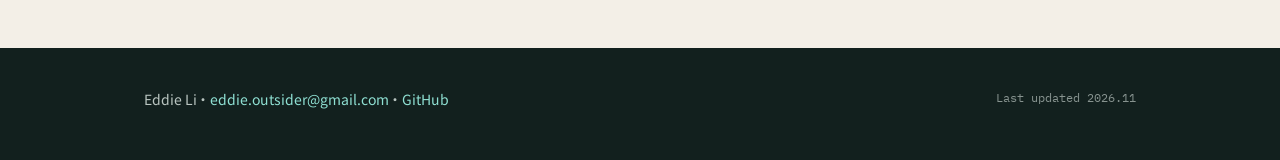
<file: en/index.html>
<!doctype html>
<html lang="en">
  <head>
    <meta charset="utf-8" />
    <meta name="viewport" content="width=device-width, initial-scale=1" />
    <title>Eddie Li · Front-end Engineer</title>
    <meta
      name="description"
      content="Eddie Li, front-end engineer with ten years of experience in large-scale system architecture, monorepos, permission systems and AI engineering workflows."
    />
    <meta property="og:title" content="Eddie Li · Front-end Engineer" />
    <meta
      property="og:description"
      content="Ten years of front-end engineering: large-scale architecture, monorepos, permission systems and AI engineering workflows."
    />
    <meta property="og:type" content="profile" />
    <meta property="og:locale" content="en_US" />
    <link
      rel="alternate"
      hreflang="zh-Hant"
      href="https://eddie-outsider.vercel.app/"
    />
    <link
      rel="alternate"
      hreflang="en"
      href="https://eddie-outsider.vercel.app/en"
    />
    <link
      rel="icon"
      href="data:image/svg+xml,<svg xmlns='http://www.w3.org/2000/svg' viewBox='0 0 32 32'><rect width='32' height='32' rx='7' fill='%2312201e'/><text x='16' y='22' font-family='serif' font-size='18' font-weight='700' text-anchor='middle' fill='%238fe0d3'>E</text></svg>"
    />
    <link rel="preconnect" href="https://fonts.googleapis.com" />
    <link rel="preconnect" href="https://fonts.gstatic.com" crossorigin />
    <link
      rel="stylesheet"
      href="https://fonts.googleapis.com/css2?family=Noto+Serif+TC:wght@600;700;900&family=Noto+Sans+TC:wght@400;500;700&family=IBM+Plex+Mono:wght@400;500&display=swap"
    />
    <link rel="stylesheet" href="/styles.css" />
  </head>
  <body>
    <a class="skip" href="#experience">Skip to experience</a>

    <nav class="nav" aria-label="Sections">
      <div class="wrap nav-in">
        <a class="brand" href="#top">Eddie Li</a>
        <div class="nav-links">
          <a href="#experience">Experience</a>
          <a href="#projects">Projects</a>
          <a href="#decks">Decks</a>
          <a href="#skills">Skills</a>
          <a href="#about">About</a>
        </div>
        <div class="nav-actions">
          <a
            class="btn btn-ghost btn-sm lang-switch"
            href="/"
            hreflang="zh-Hant"
            lang="zh-Hant"
            >中文</a
          >
          <button
            type="button"
            class="btn btn-ghost btn-sm"
            onclick="window.print()"
          >
            PDF
          </button>
        </div>
      </div>
    </nav>

    <header id="top" class="hero">
      <div class="hero-bg" aria-hidden="true"></div>
      <div class="wrap hero-in">
        <div class="hero-text">
          <p class="eyebrow">Front-end Engineer · Taipei</p>
          <h1 class="name">
            <span class="name-en">Eddie Li</span
            ><span class="name-zh" lang="zh-Hant">李冠鵬</span>
          </h1>
          <p class="tagline">
            Ten years of front-end engineering. I turn
            <em>large-scale system architecture</em>, <em>monorepos</em> and
            <em>permission systems</em> into something a team can maintain for
            years, and I bring AI engineering workflows into everyday
            development.
          </p>
          <div class="cta">
            <a class="btn btn-primary" href="mailto:eddie.outsider@gmail.com"
              >Email me</a
            >
            <a
              class="btn btn-ghost"
              href="https://github.com/PPniaw"
              rel="me noopener"
              target="_blank"
              >GitHub</a
            >
            <span class="loc">Neihu, Taipei · Open to remote</span>
          </div>
        </div>
      </div>
      <div class="wrap focus" aria-label="Focus areas">
        <div class="focus-card">
          <span class="focus-k">01</span>
          <strong>Architecture &amp; Monorepos</strong>
          <p>
            Turborepo / Nx + pnpm, shared packages, componentization and
            standardized workflows that let brands and products share code.
          </p>
        </div>
        <div class="focus-card">
          <span class="focus-k">02</span>
          <strong>Permission Systems</strong>
          <p>
            Structured permission encoding, an organization × role matrix, and
            fine-grained page and feature authorization.
          </p>
        </div>
        <div class="focus-card">
          <span class="focus-k">03</span>
          <strong>AI Engineering</strong>
          <p>
            MCP servers, Skills, AI development workflows and safety guidelines,
            wired into the company chat platform so teams actually use them.
          </p>
        </div>
      </div>
    </header>

    <main>
      <section id="experience" class="section">
        <div class="wrap">
          <div class="sec-head">
            <p class="eyebrow">Experience</p>
            <h2>Work Experience</h2>
          </div>
          <ol class="timeline">
            <li class="tl-item is-now">
              <div class="tl-dot"></div>
              <div class="tl-card">
                <div class="tl-meta">
                  <time datetime="2026-07">2026.07</time> – Present
                  <span class="pill">Current</span>
                </div>
                <h3>
                  Independent Developer
                  <span class="org"
                    >Pik, activity management &amp; matching platform (personal
                    product)</span
                  >
                </h3>
                <ul>
                  <li>
                    From product insight to app store: a sign-up and scheduling
                    system shared by clubs, studios and venues. Live on both iOS
                    and Android.
                  </li>
                  <li>
                    Shipped the whole system as one person with AI agents: iOS
                    and Android apps, a platform admin console, a tenant console
                    (studios / venues), a mobile website and a NestJS API, all
                    in a single Nx monorepo.
                  </li>
                  <li>
                    Built machine-checkable engineering governance: a 630-entry
                    decision log, a story ledger reconciled against tests, an
                    event map generated from code, and two rounds of adversarial
                    audits (zero P0 findings in round two).
                  </li>
                  <li>
                    Domain design: CAS optimistic locking for capacity, a
                    Postgres LISTEN/NOTIFY notification pipeline, RRULE
                    recurring events, EXCLUDE-constraint table assignment, venue
                    group-ups, and an AI assistant that only proposes; writes
                    need user confirmation.
                  </li>
                </ul>
                <p class="chips">
                  <span>React Native</span><span>NestJS</span><span>Prisma</span
                  ><span>Next.js</span><span>Nx</span><span>Playwright</span
                  ><span>Claude Code</span>
                </p>
                <p class="tl-links">
                  <a
                    href="https://pik-slides.vercel.app/s/pik-intro"
                    target="_blank"
                    rel="noopener"
                    >Product tour (zh) ↗</a
                  >
                  <a
                    href="https://pik-slides.vercel.app/s/pik-tech-deep-dive"
                    target="_blank"
                    rel="noopener"
                    >Tech deep dive (zh) ↗</a
                  >
                  <a
                    href="https://pik-singular.com"
                    target="_blank"
                    rel="noopener"
                    >pik-singular.com ↗</a
                  >
                  <a href="https://apps.apple.com/app/id6796892371" target="_blank" rel="noopener"
                    >App Store ↗</a
                  >
                  <a href="https://play.google.com/store/apps/details?id=com.piksingular.app" target="_blank" rel="noopener"
                    >Google Play ↗</a
                  >
                </p>
              </div>
            </li>
            <li class="tl-item is-now">
              <div class="tl-dot"></div>
              <div class="tl-card">
                <div class="tl-meta">
                  <time datetime="2026-07">2026.07</time> – Present
                  <span class="pill">Current</span>
                </div>
                <h3>
                  Independent Developer
                  <span class="org">kiss cut (personal product)</span>
                </h3>
                <ul>
                  <li>
                    An app for making stickers and vocabulary cards from
                    photos: snap everyday objects, cut them out into peelable
                    stickers, publish sticker sheets, gift them by link and
                    co-edit a collection book with friends. Live on iOS since
                    2026.11, about three months after the first commit.
                  </li>
                  <li>
                    Interaction and native: the peel interaction runs three.js
                    on expo-gl and the sheets are drawn with Skia; six native
                    Swift modules, with on-device cutout via Vision foreground
                    masks plus a manual outline tool.
                  </li>
                  <li>
                    AI and backend: photo-to-word recognition with Claude Haiku
                    and structured output, English falling back to on-device
                    Vision when offline; backend on Cloudflare Workers + D1 +
                    R2 with daily quotas and rate limits.
                  </li>
                  <li>
                    Release and operations: RevenueCat subscriptions, a free
                    tier and a UI in five languages; App Store submissions
                    through EAS, with JS-only fixes shipped over the air.
                  </li>
                </ul>
                <p class="chips">
                  <span>React Native</span><span>Expo</span><span>Swift</span
                  ><span>three.js</span><span>Skia</span
                  ><span>Cloudflare Workers</span><span>Claude API</span
                  ><span>RevenueCat</span>
                </p>
                <p class="tl-links">
                  <a href="https://pik-slides.vercel.app/s/kisscut-intro" target="_blank" rel="noopener"
                    >Product tour (zh) ↗</a
                  >
                  <a
                    href="https://apps.apple.com/app/id6829604753"
                    target="_blank"
                    rel="noopener"
                    >App Store ↗</a
                  >
                </p>
              </div>
            </li>
            <li class="tl-item">
              <div class="tl-dot"></div>
              <div class="tl-card">
                <div class="tl-meta">
                  <time datetime="2025-10">2025.10</time> –
                  <time datetime="2026-07">2026.07</time>
                </div>
                <h3>
                  Lead Engineer
                  <span class="org">Wonderland (明門實業)</span>
                </h3>
                <ul>
                  <li>
                    Owned front-end architecture, development and maintenance
                    for the e-commerce platform and related sites, continuously
                    improving performance, SEO, UI/UX and maintainability.
                  </li>
                  <li>
                    Designed the front-end architecture for a multi-brand,
                    multi-country e-commerce platform; built shared company
                    packages with Turborepo + pnpm, drove componentization and
                    standardized workflows, and supported the plan for a full
                    Magento rewrite.
                  </li>
                  <li>
                    Introduced an Architecture Decision Record (ADR) workflow so
                    technical decisions are traceable and knowledge accumulates.
                  </li>
                  <li>
                    Led AI Engineering adoption: set up AI development
                    workflows, safety guidelines and best practices, built the
                    company's own MCP server and connected it to the enterprise
                    chat platform, bringing AI into the daily work of
                    engineering, product and other teams.
                  </li>
                </ul>
                <p class="chips">
                  <span>React</span><span>TypeScript</span><span>Turborepo</span
                  ><span>pnpm</span><span>MCP</span><span>ADR</span>
                </p>
                <p class="tl-links">
                  <a
                    href="https://pik-slides.vercel.app/s/ai-harness-overview"
                    target="_blank"
                    rel="noopener"
                    >AI Harness overview (zh) ↗</a
                  >
                  <a
                    href="https://pik-slides.vercel.app/s/ai-harness-deep-dive"
                    target="_blank"
                    rel="noopener"
                    >AI Harness deep dive (zh) ↗</a
                  >
                  <a
                    href="https://pik-slides.vercel.app/s/agentic-cms"
                    target="_blank"
                    rel="noopener"
                    >Rethinking the CMS (zh) ↗</a
                  >
                </p>
              </div>
            </li>

            <li class="tl-item">
              <div class="tl-dot"></div>
              <div class="tl-card">
                <div class="tl-meta">
                  <time datetime="2024-11">2024.11</time> –
                  <time datetime="2025-07">2025.07</time>
                </div>
                <h3>
                  Front-end Engineer
                  <span class="org">ALP (永聯物流開發)</span>
                </h3>
                <ul>
                  <li>
                    Set up a Turborepo + pnpm monorepo; TypeScript + Zod for
                    type safety and runtime validation.
                  </li>
                  <li>
                    Built an enterprise UI library on MUI, documented in
                    Storybook, for a consistent design system across brands and
                    organizations.
                  </li>
                  <li>
                    Designed a JWT permission-string scheme parsed into an
                    organization × role permission matrix, enabling fine-grained
                    page and feature authorization.
                  </li>
                  <li>
                    Built a real-time logistics dashboard over WebSocket for
                    live fleet tracking, and a LINE LIFF driver reporting app
                    with GPS, photo upload and form validation.
                  </li>
                </ul>
                <p class="chips">
                  <span>React</span><span>Zod</span><span>MUI</span
                  ><span>Storybook</span><span>WebSocket</span
                  ><span>LINE LIFF</span>
                </p>
              </div>
            </li>

            <li class="tl-item">
              <div class="tl-dot"></div>
              <div class="tl-card">
                <div class="tl-meta">
                  <time datetime="2021-12">2021.12</time> –
                  <time datetime="2024-11">2024.11</time>
                </div>
                <h3>Front-end Engineer <span class="org">艾立運能</span></h3>
                <ul>
                  <li>
                    Built a React SPA with CRA + Craco, managed packages with
                    pnpm, and used TypeScript + Yup for types and form
                    validation.
                  </li>
                  <li>
                    Introduced SWR as the API cache layer to cut redundant
                    requests and share data across components; replaced Redux
                    with React Context for local state.
                  </li>
                  <li>
                    Reused logic through custom hooks and integrated i18next for
                    Chinese, English and Japanese; followed DDD with Scrum and
                    iterated quickly with a cross-functional team.
                  </li>
                </ul>
                <p class="chips">
                  <span>React</span><span>SWR</span><span>i18next</span
                  ><span>DDD</span><span>Scrum</span>
                </p>
                <p class="tl-links">
                  <a
                    href="https://pik-slides.vercel.app/s/ally-architecture-evolution-public"
                    target="_blank"
                    rel="noopener"
                    >Front-end architecture evolution, public edition (zh) ↗</a
                  >
                </p>
              </div>
            </li>

            <li class="tl-item">
              <div class="tl-dot"></div>
              <div class="tl-card">
                <div class="tl-meta">
                  <time datetime="2020-11">2020.11</time> –
                  <time datetime="2021-12">2021.12</time>
                </div>
                <h3>Software Engineer <span class="org">云桐科技</span></h3>
                <ul>
                  <li>
                    Configured Webpack by hand for a modular React architecture
                    with React.lazy code splitting; Redux + Redux-Saga for
                    global state and async flows.
                  </li>
                  <li>
                    Git Flow with Jenkins CI/CD for code quality and automated
                    deployment.
                  </li>
                </ul>
                <p class="chips">
                  <span>Webpack</span><span>Redux-Saga</span
                  ><span>Jenkins</span>
                </p>
              </div>
            </li>

            <li class="tl-item">
              <div class="tl-dot"></div>
              <div class="tl-card">
                <div class="tl-meta">
                  <time datetime="2020-06">2020.06</time> –
                  <time datetime="2020-10">2020.10</time>
                </div>
                <h3>App Engineer <span class="org">聖勝科技</span></h3>
                <ul>
                  <li>
                    Cross-platform React Native apps with Microsoft CodePush
                    over-the-air updates; Styled-components to separate UI from
                    business logic, HOCs and render props to reuse component
                    logic.
                  </li>
                </ul>
                <p class="chips">
                  <span>React Native</span><span>CodePush</span
                  ><span>Redux-Saga</span>
                </p>
              </div>
            </li>

            <li class="tl-item">
              <div class="tl-dot"></div>
              <div class="tl-card">
                <div class="tl-meta">
                  <time datetime="2019-09">2019.09</time> –
                  <time datetime="2020-06">2020.06</time>
                </div>
                <h3>
                  Front-end Engineer
                  <span class="org">TCGaming Solutions Inc. · Philippines</span>
                </h3>
                <ul>
                  <li>
                    Front-end development on an overseas team, mainly React.
                  </li>
                </ul>
              </div>
            </li>

            <li class="tl-item">
              <div class="tl-dot"></div>
              <div class="tl-card">
                <div class="tl-meta">
                  <time datetime="2017-09">2017.09</time> –
                  <time datetime="2019-06">2019.06</time>
                </div>
                <h3>
                  Front-end Engineer
                  <span class="org">康百事生物資訊 (bioinformatics)</span>
                </h3>
                <ul>
                  <li>
                    Worked with PMs, back-end engineers and UI/UX designers on a
                    gene-analysis web platform in Vue + Vuex; responsive layouts
                    with Bootstrap Grid + SASS; containerized deployment with
                    Docker.
                  </li>
                </ul>
                <p class="chips">
                  <span>Vue</span><span>Vuex</span><span>SASS</span
                  ><span>Docker</span>
                </p>
              </div>
            </li>
          </ol>
        </div>
      </section>

      <section id="projects" class="section section-alt">
        <div class="wrap">
          <div class="sec-head">
            <p class="eyebrow">Projects</p>
            <h2>Projects</h2>
          </div>
          <div class="grid-2">
            <article class="card proj">
              <div class="proj-top">
                <h3>Pik</h3>
                <span class="proj-links">
                  <a
                    class="proj-link"
                    href="https://pik-slides.vercel.app/s/pik-intro"
                    target="_blank"
                    rel="noopener"
                    >Product tour (zh) ↗</a
                  >
                  <a
                    class="proj-link"
                    href="https://pik-slides.vercel.app/s/pik-tech-deep-dive"
                    target="_blank"
                    rel="noopener"
                    >Tech deep dive (zh) ↗</a
                  >
                  <a
                    class="proj-link"
                    href="https://pik-singular.com"
                    target="_blank"
                    rel="noopener"
                    >pik-singular.com ↗</a
                  >
                  <a class="proj-link" href="https://apps.apple.com/app/id6796892371" target="_blank" rel="noopener"
                    >App Store ↗</a
                  >
                  <a class="proj-link" href="https://play.google.com/store/apps/details?id=com.piksingular.app" target="_blank" rel="noopener"
                    >Google Play ↗</a
                  >
                </span>
              </div>
              <p>
                A platform for group activities: organizers set up events
                easily, and members sign up or join with one link shared in a
                LINE group. Live on both iOS and Android.
              </p>
              <p class="proj-note">
                Built independently. One Nx monorepo covers the RN/Expo app,
                NestJS API, Next.js landing pages and the organization console;
                includes a permission catalog, an activity lifecycle state
                machine, venue booking and group-ups, QR check-in and an AI
                assistant, with
                every design trade-off recorded as an ADR.
              </p>
              <p class="chips">
                <span>React Native</span><span>Expo</span><span>NestJS</span
                ><span>Prisma</span><span>Next.js</span><span>Nx</span
                ><span>Playwright</span>
              </p>
            </article>

            <article class="card proj">
              <div class="proj-top">
                <h3>kiss cut</h3>
                <span class="proj-links">
                  <a class="proj-link" href="https://pik-slides.vercel.app/s/kisscut-intro" target="_blank" rel="noopener"
                    >Product tour (zh) ↗</a
                  >
                  <a
                    class="proj-link"
                    href="https://apps.apple.com/app/id6829604753"
                    target="_blank"
                    rel="noopener"
                    >App Store ↗</a
                  >
                </span>
              </div>
              <p>
                Make stickers from photos and learn languages by peeling them:
                snap everyday objects, cut them out on the phone, and turn them
                into peelable stickers and vocabulary cards. Publish sticker
                sheets, gift them by link, and co-edit a collection book with
                friends. Live on iOS (2026.11).
              </p>
              <p class="proj-note">
                Built independently. The peel interaction runs three.js on
                expo-gl and the sheets are drawn with Skia; six native Swift
                modules, with on-device cutout via Vision foreground masks.
                Photo-to-word recognition uses Claude Haiku with structured
                output; English falls back to on-device Vision when offline. Backend on Cloudflare
                Workers + D1 + R2, RevenueCat subscriptions, UI in five
                languages.
              </p>
              <p class="chips">
                <span>React Native</span><span>Expo</span><span>Swift</span
                ><span>three.js</span><span>Skia</span
                ><span>Cloudflare Workers</span><span>Claude API</span
                ><span>RevenueCat</span>
              </p>
            </article>

            <article class="card proj">
              <div class="proj-top">
                <h3>Enterprise MCP Server</h3>
                <span class="proj-link muted">Internal</span>
              </div>
              <p>
                A company-specific MCP server I led at Wonderland, connecting
                internal systems and the enterprise chat platform so
                engineering, product and business teams can query business logic
                and the knowledge base in natural language.
              </p>
              <p class="proj-note">
                Also set up AI development workflows, safety guidelines and
                Skills, with a structured Confluence knowledge index to support
                collaboration between the team and AI.
              </p>
              <p class="chips">
                <span>MCP</span><span>TypeScript</span><span>Confluence</span
                ><span>Skills</span>
              </p>
            </article>

            <article class="card proj">
              <div class="proj-top">
                <h3>Microfrontend</h3>
                <a
                  class="proj-link"
                  href="https://github.com/PPniaw/Microfrontend"
                  target="_blank"
                  rel="noopener"
                  >GitHub ↗</a
                >
              </div>
              <p>
                A cross-framework micro-frontend demo with Vue and React:
                Turborepo for the monorepo, RxJS for state shared across apps.
              </p>
              <p class="chips">
                <span>Vue</span><span>React</span><span>Turborepo</span
                ><span>RxJS</span>
              </p>
            </article>

            <article class="card proj">
              <div class="proj-top">
                <h3>Shelf</h3>
                <a
                  class="proj-link"
                  href="https://github.com/PPniaw/Shelf"
                  target="_blank"
                  rel="noopener"
                  >GitHub ↗</a
                >
              </div>
              <p>
                A macOS desktop utility: a drag-and-drop shelf for sorting
                images. Native Swift practice beyond the front end.
              </p>
              <p class="chips"><span>Swift</span><span>macOS</span></p>
            </article>
          </div>
        </div>
      </section>

      <section id="decks" class="section">
        <div class="wrap">
          <div class="sec-head">
            <p class="eyebrow">Decks</p>
            <h2>Talks &amp; Decks</h2>
          </div>
          <p class="legend">All decks are in Traditional Chinese.</p>
          <div class="grid-3 decks">
            <a
              class="card deck"
              href="https://pik-slides.vercel.app/s/pik-intro"
              target="_blank"
              rel="noopener"
            >
              <span class="deck-tag">Pik</span>
              <h3>Pik: Product Tour</h3>
              <p>
                A walk through the real product: clubs, studios and venues, the
                app and the consoles. 18 slides.
              </p>
              <span class="deck-open">Open ↗</span>
            </a>
            <a
              class="card deck"
              href="https://pik-slides.vercel.app/s/pik-tech-deep-dive"
              target="_blank"
              rel="noopener"
            >
              <span class="deck-tag">Pik</span>
              <h3>Pik: Tech Deep Dive</h3>
              <p>
                Architecture, domain design and agent-native engineering
                governance; a production system built by one person with AI
                agents. 23 slides.
              </p>
              <span class="deck-open">Open ↗</span>
            </a>
            <a class="card deck" href="https://pik-slides.vercel.app/s/kisscut-intro" target="_blank" rel="noopener">
              <span class="deck-tag">kiss cut</span>
              <h3>kiss cut: Product Tour</h3>
              <p>
                Stickers from photos, languages learned by peeling: make, print,
                gift, collect and review, shown with real app screens. 12
                slides.
              </p>
              <span class="deck-open">Open ↗</span>
            </a>
            <a
              class="card deck"
              href="https://pik-slides.vercel.app/s/ai-harness-overview"
              target="_blank"
              rel="noopener"
            >
              <span class="deck-tag">AI Engineering</span>
              <h3>AI Harness Engineering: Overview</h3>
              <p>
                Turning AI collaboration into a verifiable engineering process:
                five steps, guardrails and records.
              </p>
              <span class="deck-open">Open ↗</span>
            </a>
            <a
              class="card deck"
              href="https://pik-slides.vercel.app/s/ai-harness-deep-dive"
              target="_blank"
              rel="noopener"
            >
              <span class="deck-tag">AI Engineering</span>
              <h3>AI Harness Engineering: Deep Dive</h3>
              <p>
                Failure modes mined from my own usage logs, experiment design
                and the full workflow.
              </p>
              <span class="deck-open">Open ↗</span>
            </a>
            <a
              class="card deck"
              href="https://pik-slides.vercel.app/s/agentic-cms"
              target="_blank"
              rel="noopener"
            >
              <span class="deck-tag">E-commerce</span>
              <h3>When the Bottleneck Disappears</h3>
              <p>
                Rebuilding a CMS, and what is worth rethinking in the AI era:
                replacing the admin editor with an agent + MCP.
              </p>
              <span class="deck-open">Open ↗</span>
            </a>
            <a
              class="card deck"
              href="https://pik-slides.vercel.app/s/ally-architecture-evolution-public"
              target="_blank"
              rel="noopener"
            >
              <span class="deck-tag">Logistics</span>
              <h3>Evolving a Logistics Front End</h3>
              <p>
                Two generations of front end, two-layer JWT, template-driven UI
                and a permission grammar; de-identified public edition.
              </p>
              <span class="deck-open">Open ↗</span>
            </a>
          </div>
        </div>
      </section>

      <section id="skills" class="section section-alt">
        <div class="wrap">
          <div class="sec-head">
            <p class="eyebrow">Skills</p>
            <h2>Technical Skills</h2>
          </div>
          <div class="grid-3 skills">
            <div class="card skill-group">
              <h3>Core Front End</h3>
              <ul>
                <li>
                  <span>TypeScript</span><i class="lv" style="--lv: 5"></i>
                </li>
                <li>
                  <span>React / Hooks</span><i class="lv" style="--lv: 5"></i>
                </li>
                <li>
                  <span>React Native</span><i class="lv" style="--lv: 4"></i>
                </li>
                <li><span>Next.js</span><i class="lv" style="--lv: 4"></i></li>
                <li><span>Vue</span><i class="lv" style="--lv: 3"></i></li>
              </ul>
            </div>

            <div class="card skill-group">
              <h3>State &amp; Data</h3>
              <ul>
                <li>
                  <span>SWR / TanStack Query</span
                  ><i class="lv" style="--lv: 5"></i>
                </li>
                <li>
                  <span>React Context</span><i class="lv" style="--lv: 5"></i>
                </li>
                <li>
                  <span>Redux / Redux-Saga</span
                  ><i class="lv" style="--lv: 4"></i>
                </li>
                <li>
                  <span>Zod / Yup</span><i class="lv" style="--lv: 4"></i>
                </li>
                <li><span>Vuex</span><i class="lv" style="--lv: 3"></i></li>
              </ul>
            </div>

            <div class="card skill-group">
              <h3>Architecture &amp; Tooling</h3>
              <ul>
                <li>
                  <span>Monorepo (Turborepo / Nx)</span
                  ><i class="lv" style="--lv: 5"></i>
                </li>
                <li>
                  <span>Webpack / Vite</span><i class="lv" style="--lv: 4"></i>
                </li>
                <li>
                  <span>Storybook</span><i class="lv" style="--lv: 4"></i>
                </li>
                <li>
                  <span>Playwright</span><i class="lv" style="--lv: 3"></i>
                </li>
                <li>
                  <span>Headless CMS (Sanity)</span
                  ><i class="lv" style="--lv: 3"></i>
                </li>
              </ul>
            </div>

            <div class="card skill-group">
              <h3>Styling &amp; UI</h3>
              <ul>
                <li>
                  <span>CSS / SCSS / RWD</span
                  ><i class="lv" style="--lv: 5"></i>
                </li>
                <li><span>MUI</span><i class="lv" style="--lv: 4"></i></li>
                <li>
                  <span>Styled-components</span
                  ><i class="lv" style="--lv: 4"></i>
                </li>
                <li><span>Figma</span><i class="lv" style="--lv: 3"></i></li>
              </ul>
            </div>

            <div class="card skill-group">
              <h3>Process &amp; Delivery</h3>
              <ul>
                <li>
                  <span>Git / Git Flow</span><i class="lv" style="--lv: 5"></i>
                </li>
                <li>
                  <span>ADR documentation</span
                  ><i class="lv" style="--lv: 5"></i>
                </li>
                <li>
                  <span>CI/CD (Jenkins / GitHub Actions)</span
                  ><i class="lv" style="--lv: 4"></i>
                </li>
                <li><span>Docker</span><i class="lv" style="--lv: 3"></i></li>
                <li>
                  <span>Scrum / DDD</span><i class="lv" style="--lv: 4"></i>
                </li>
              </ul>
            </div>

            <div class="card skill-group">
              <h3>AI Engineering</h3>
              <ul>
                <li>
                  <span>MCP server design</span
                  ><i class="lv" style="--lv: 4"></i>
                </li>
                <li>
                  <span>Claude Code / Skills</span
                  ><i class="lv" style="--lv: 5"></i>
                </li>
                <li>
                  <span>AI dev workflows &amp; safety guidelines</span
                  ><i class="lv" style="--lv: 4"></i>
                </li>
                <li>
                  <span>Knowledge indexing &amp; RAG</span
                  ><i class="lv" style="--lv: 3"></i>
                </li>
              </ul>
            </div>
          </div>
          <p class="legend">
            Self-assessed: 5 = can design the architecture and lead others, 3 =
            use independently on projects.
          </p>
        </div>
      </section>

      <section id="about" class="section">
        <div class="wrap">
          <div class="sec-head">
            <p class="eyebrow">About</p>
            <h2>About Me</h2>
          </div>
          <div class="grid-2 traits">
            <div class="card trait">
              <strong>First-principles thinking</strong>
              <p>
                I look for the root reason behind technical decisions and value
                designs that can be traced back, rather than following trends.
              </p>
            </div>
            <div class="card trait">
              <strong>Systems thinking</strong>
              <p>
                I care about architecture, documented decisions (ADRs), and
                knowledge that accumulates and gets reused.
              </p>
            </div>
            <div class="card trait">
              <strong>Continuous learning</strong>
              <p>
                I actively explore new technology and engineering practice, and
                stay curious about AI tools, how LLMs work and system
                integration.
              </p>
            </div>
            <div class="card trait">
              <strong>Engineering discipline</strong>
              <p>
                I value code quality, maintainability and teamwork, and push
                best practices and knowledge sharing.
              </p>
            </div>
          </div>
          <dl class="facts">
            <div>
              <dt>Education</dt>
              <dd>
                B.S., Dental Hygiene, China Medical University (2009 – 2013)
              </dd>
            </div>
            <div>
              <dt>Languages</dt>
              <dd>
                Mandarin Chinese (native) · English (TOEIC 815; reading, writing
                and discussing technical material) · Taiwanese Hokkien
                (intermediate)
              </dd>
            </div>
            <div>
              <dt>Work</dt>
              <dd>Full-time · Neihu, Taipei · Open to remote work</dd>
            </div>
          </dl>
        </div>
      </section>
    </main>

    <footer class="foot">
      <div class="wrap foot-in">
        <p>
          Eddie Li ·
          <a href="mailto:eddie.outsider@gmail.com">eddie.outsider@gmail.com</a>
          ·
          <a href="https://github.com/PPniaw" rel="me noopener" target="_blank"
            >GitHub</a
          >
        </p>
        <p class="muted">Last updated 2026.11</p>
      </div>
    </footer>
  </body>
</html>
</file>
<file: styles.css>
:root {
  --bg: #f3efe7;
  --bg-alt: #ebe6dc;
  --surface: #fffdf9;
  --ink: #161a19;
  --ink-2: #474e4c;
  --ink-3: #7c837f;
  --rule: #ddd7cb;
  --accent: #237f76;
  --accent-ink: #1a6660;
  --accent-soft: #d9ebe7;
  --hero-bg: #12201e;
  --hero-ink: #f1ede4;
  --hero-ink-2: #b9c4c0;
  --hero-accent: #8fe0d3;
  --hero-card: #1a2b29;
  --shadow:
    0 1px 2px rgba(20, 30, 28, 0.06), 0 8px 24px -12px rgba(20, 30, 28, 0.18);
  --r: 16px;
  --mono: "IBM Plex Mono", ui-monospace, SFMono-Regular, Menlo, monospace;
  --serif: "Noto Serif TC", "Songti TC", "PMingLiU", Georgia, serif;
  --sans:
    "Noto Sans TC", "PingFang TC", "Microsoft JhengHei", system-ui, sans-serif;
  color-scheme: light dark;
}

@media (prefers-color-scheme: dark) {
  :root {
    --bg: #14181a;
    --bg-alt: #101416;
    --surface: #1c2224;
    --ink: #ece7dd;
    --ink-2: #b7b1a6;
    --ink-3: #7f7a72;
    --rule: #2b3235;
    --accent: #7fc3bb;
    --accent-ink: #9ad8d0;
    --accent-soft: #1f3331;
    --hero-bg: #0d1716;
    --hero-card: #16221f;
    --shadow: 0 1px 2px rgba(0, 0, 0, 0.3), 0 8px 24px -12px rgba(0, 0, 0, 0.5);
  }
}

* {
  box-sizing: border-box;
}

html {
  -webkit-text-size-adjust: 100%;
  scroll-padding-top: 64px;
}

body {
  margin: 0;
  background: var(--bg);
  color: var(--ink);
  font-family: var(--sans);
  font-size: 16px;
  line-height: 1.7;
  font-feature-settings: "palt";
}

a {
  color: var(--accent-ink);
  text-decoration: none;
  text-underline-offset: 3px;
}

a:hover,
a:focus-visible {
  text-decoration: underline;
}

:focus-visible {
  outline: 2px solid var(--accent);
  outline-offset: 3px;
}

h1,
h2,
h3 {
  margin: 0;
  font-family: var(--serif);
  font-weight: 700;
  line-height: 1.25;
  text-wrap: balance;
}

p {
  margin: 0;
}

.wrap {
  max-width: 1040px;
  margin: 0 auto;
  padding: 0 24px;
}

.skip {
  position: absolute;
  left: -999px;
  top: 8px;
  background: var(--accent);
  color: #fff;
  padding: 6px 12px;
  border-radius: 6px;
  z-index: 10;
}

.skip:focus {
  left: 8px;
}

.eyebrow {
  font-family: var(--mono);
  font-size: 12px;
  letter-spacing: 0.14em;
  text-transform: uppercase;
  color: var(--accent);
}

.muted {
  color: var(--ink-3);
}

/* buttons */

.btn {
  display: inline-flex;
  align-items: center;
  gap: 6px;
  padding: 10px 18px;
  border-radius: 999px;
  font: inherit;
  font-size: 15px;
  font-weight: 500;
  line-height: 1;
  border: 1px solid transparent;
  cursor: pointer;
  text-decoration: none !important;
  transition:
    transform 0.15s ease,
    background 0.15s ease;
}

.btn:active {
  transform: translateY(1px);
}

.btn-primary {
  background: var(--hero-accent);
  color: var(--hero-bg);
}

.btn-primary:hover {
  background: #a8ece1;
}

.btn-ghost {
  background: transparent;
  color: inherit;
  border-color: currentColor;
  opacity: 0.85;
}

.btn-ghost:hover {
  opacity: 1;
}

.btn-sm {
  padding: 6px 12px;
  font-size: 13px;
}

/* nav */

/* 語言切換和 PDF 收成右側同一組，窄螢幕不被導覽連結擠掉。 */
.nav-actions {
  display: flex;
  align-items: center;
  gap: 8px;
  flex-shrink: 0;
}

.lang-switch {
  min-width: 44px;
  text-align: center;
}

.nav {
  position: sticky;
  top: 0;
  z-index: 5;
  background: color-mix(in srgb, var(--hero-bg) 82%, transparent);
  backdrop-filter: blur(10px);
  color: var(--hero-ink);
  border-bottom: 1px solid rgba(255, 255, 255, 0.06);
}

.nav-in {
  display: flex;
  align-items: center;
  gap: 24px;
  height: 56px;
}

.brand {
  font-family: var(--serif);
  font-weight: 700;
  font-size: 18px;
  color: var(--hero-ink);
  margin-right: auto;
}

.nav-links {
  display: flex;
  gap: 20px;
  font-size: 14px;
  font-weight: 500;
}

.nav-links a {
  color: var(--hero-ink-2);
}

.nav-links a:hover {
  color: var(--hero-accent);
  text-decoration: none;
}

/* hero */

.hero {
  background: var(--hero-bg);
  color: var(--hero-ink);
  padding: 64px 0 0;
  position: relative;
}

.hero-bg {
  position: absolute;
  inset: 0;
  overflow: hidden;
  pointer-events: none;
}

.hero-bg::before {
  content: "";
  position: absolute;
  inset: -40% -20% auto auto;
  width: 60vw;
  height: 60vw;
  max-width: 720px;
  max-height: 720px;
  border-radius: 50%;
  background: radial-gradient(
    circle,
    rgba(143, 224, 211, 0.16),
    transparent 62%
  );
  pointer-events: none;
}

.hero-in {
  position: relative;
}

.hero .eyebrow {
  color: var(--hero-accent);
  margin-bottom: 14px;
}

.name {
  display: flex;
  flex-wrap: wrap;
  align-items: baseline;
  gap: 8px 22px;
  margin-bottom: 22px;
}

.name-en {
  font-size: clamp(48px, 8vw, 84px);
  font-weight: 900;
  letter-spacing: -0.02em;
  line-height: 1;
}

.name-zh {
  font-size: clamp(22px, 3.4vw, 32px);
  color: var(--hero-ink-2);
  font-weight: 600;
}

.tagline {
  max-width: 34em;
  font-size: 18px;
  color: var(--hero-ink-2);
  margin-bottom: 28px;
}

.tagline em {
  font-style: normal;
  color: var(--hero-ink);
  border-bottom: 2px solid rgba(143, 224, 211, 0.5);
}

.cta {
  display: flex;
  flex-wrap: wrap;
  align-items: center;
  gap: 12px;
}

.loc {
  font-family: var(--mono);
  font-size: 13px;
  color: var(--hero-ink-2);
  margin-left: 6px;
}


.focus {
  position: relative;
  display: grid;
  grid-template-columns: repeat(3, 1fr);
  gap: 16px;
  margin-top: 56px;
  transform: translateY(40px);
}

.focus-card {
  background: var(--surface);
  color: var(--ink);
  border-radius: var(--r);
  padding: 20px 22px 22px;
  box-shadow: var(--shadow);
  display: grid;
  gap: 6px;
}

.focus-k {
  font-family: var(--mono);
  font-size: 12px;
  color: var(--accent);
  letter-spacing: 0.1em;
}

.focus-card strong {
  font-family: var(--serif);
  font-size: 18px;
}

.focus-card p {
  font-size: 14px;
  color: var(--ink-2);
  line-height: 1.6;
}

/* sections */

.section {
  padding: 96px 0 72px;
}

.section-alt {
  background: var(--bg-alt);
}

#experience {
  padding-top: 120px;
}

.sec-head {
  margin-bottom: 36px;
}

.sec-head h2 {
  font-size: clamp(28px, 4vw, 36px);
  margin-top: 6px;
}

.card {
  background: var(--surface);
  border-radius: var(--r);
  padding: 24px;
  box-shadow: var(--shadow);
}

.grid-2 {
  display: grid;
  grid-template-columns: repeat(2, 1fr);
  gap: 20px;
}

.grid-3 {
  display: grid;
  grid-template-columns: repeat(3, 1fr);
  gap: 20px;
}

.chips {
  display: flex;
  flex-wrap: wrap;
  gap: 6px;
  margin-top: 14px;
}

.chips span {
  font-family: var(--mono);
  font-size: 12px;
  line-height: 1;
  padding: 6px 10px;
  border-radius: 999px;
  background: var(--accent-soft);
  color: var(--accent-ink);
}

/* timeline */

.timeline {
  list-style: none;
  margin: 0;
  padding: 0 0 0 28px;
  position: relative;
}

.timeline::before {
  content: "";
  position: absolute;
  left: 7px;
  top: 14px;
  bottom: 14px;
  width: 2px;
  background: var(--rule);
}

.tl-item {
  position: relative;
  margin-bottom: 24px;
}

.tl-dot {
  position: absolute;
  left: -28px;
  top: 26px;
  width: 16px;
  height: 16px;
  border-radius: 50%;
  background: var(--bg);
  border: 3px solid var(--accent);
}

.is-now .tl-dot {
  background: var(--accent);
  box-shadow: 0 0 0 5px var(--accent-soft);
}

.tl-card {
  background: var(--surface);
  border-radius: var(--r);
  padding: 22px 26px 24px;
  box-shadow: var(--shadow);
}

.tl-meta {
  font-family: var(--mono);
  font-size: 13px;
  color: var(--ink-3);
  font-variant-numeric: tabular-nums;
  margin-bottom: 8px;
  display: flex;
  align-items: center;
  gap: 8px;
}

.pill {
  font-size: 11px;
  padding: 3px 8px;
  border-radius: 999px;
  background: var(--accent);
  color: #fff;
  letter-spacing: 0.06em;
}

.tl-card h3 {
  font-size: 20px;
  margin-bottom: 10px;
}

.org {
  display: block;
  font-family: var(--sans);
  font-size: 15px;
  font-weight: 500;
  color: var(--ink-2);
  margin-top: 2px;
}

.tl-card ul {
  margin: 0;
  padding-left: 1.2em;
  color: var(--ink-2);
  font-size: 15px;
}

.tl-card li {
  margin-bottom: 5px;
}

.tl-card li::marker {
  color: var(--accent);
}

.tl-links {
  display: flex;
  flex-wrap: wrap;
  gap: 8px 18px;
  margin-top: 14px;
  font-family: var(--mono);
  font-size: 14px;
  font-weight: 500;
}

/* projects */

.proj-top {
  display: flex;
  align-items: baseline;
  justify-content: space-between;
  gap: 12px;
  margin-bottom: 10px;
}

.proj h3 {
  font-size: 22px;
}

.proj-links {
  display: flex;
  flex-wrap: wrap;
  justify-content: flex-end;
  gap: 4px 14px;
}

.proj-link {
  font-family: var(--mono);
  font-size: 13px;
  white-space: nowrap;
}

.proj p {
  color: var(--ink-2);
  font-size: 15px;
}

.proj-note {
  margin-top: 8px;
  font-size: 14px !important;
  color: var(--ink-3) !important;
}

/* decks */

.deck {
  display: flex;
  flex-direction: column;
  gap: 10px;
  color: inherit;
  text-decoration: none !important;
  transition:
    transform 0.15s ease,
    box-shadow 0.15s ease;
}

.deck:hover {
  transform: translateY(-2px);
  box-shadow:
    0 2px 4px rgba(20, 30, 28, 0.06),
    0 16px 32px -14px rgba(20, 30, 28, 0.25);
}

.deck-tag {
  font-family: var(--mono);
  font-size: 12px;
  color: var(--accent-ink);
  letter-spacing: 0.08em;
}

.deck h3 {
  font-size: 19px;
}

.deck p {
  color: var(--ink-2);
  font-size: 15px;
  flex: 1;
}

.deck-open {
  font-family: var(--mono);
  font-size: 13px;
  color: var(--accent-ink);
  font-weight: 500;
}

/* skills */

.skill-group h3 {
  font-size: 17px;
  margin-bottom: 14px;
  padding-bottom: 10px;
  border-bottom: 1px solid var(--rule);
}

.skill-group ul {
  list-style: none;
  margin: 0;
  padding: 0;
  display: grid;
  gap: 10px;
}

.skill-group li {
  display: grid;
  grid-template-columns: 1fr auto;
  align-items: center;
  gap: 12px;
  font-size: 14px;
  color: var(--ink-2);
}

.lv {
  display: inline-grid;
  grid-template-columns: repeat(5, 10px);
  gap: 3px;
}

.lv::before {
  content: "";
  grid-column: 1 / -1;
  height: 6px;
  border-radius: 3px;
  background: linear-gradient(
    to right,
    var(--accent) 0,
    var(--accent) calc(var(--lv) * 20%),
    var(--rule) calc(var(--lv) * 20%),
    var(--rule) 100%
  );
}

.legend {
  margin-top: 20px;
  font-family: var(--mono);
  font-size: 12px;
  color: var(--ink-3);
}

/* about */

.trait strong {
  display: block;
  font-family: var(--serif);
  font-size: 18px;
  margin-bottom: 6px;
}

.trait p {
  color: var(--ink-2);
  font-size: 15px;
}

.facts {
  margin: 28px 0 0;
  display: grid;
  gap: 8px;
}

.facts > div {
  display: grid;
  grid-template-columns: 6em 1fr;
  gap: 16px;
  padding: 12px 0;
  border-top: 1px solid var(--rule);
  font-size: 15px;
}

.facts dt {
  font-weight: 700;
}

.facts dd {
  margin: 0;
  color: var(--ink-2);
}

/* footer */

.foot {
  background: var(--hero-bg);
  color: var(--hero-ink-2);
  padding: 40px 0 48px;
  font-size: 14px;
}

.foot a {
  color: var(--hero-accent);
}

.foot-in {
  display: flex;
  justify-content: space-between;
  flex-wrap: wrap;
  gap: 8px 24px;
}

.foot .muted {
  font-family: var(--mono);
  font-size: 12px;
  color: var(--hero-ink-2);
  opacity: 0.7;
}

/* responsive */

@media (max-width: 860px) {
  .grid-3 {
    grid-template-columns: repeat(2, 1fr);
  }
}

@media (max-width: 720px) {
  .hero {
    padding-top: 40px;
  }

  .focus {
    grid-template-columns: 1fr;
    margin-top: 40px;
    transform: translateY(28px);
  }

  #experience {
    padding-top: 84px;
  }

  .section {
    padding: 64px 0 48px;
  }

  .grid-2,
  .grid-3 {
    grid-template-columns: 1fr;
  }

  .nav-links {
    gap: 14px;
  }

  .brand {
    white-space: nowrap;
  }

  .timeline {
    padding-left: 22px;
  }

  .tl-dot {
    left: -22px;
  }

  .tl-card {
    padding: 18px 18px 20px;
  }

  .facts > div {
    grid-template-columns: 1fr;
    gap: 2px;
  }
}

/* 手機上章節連結放不下(加了語言切換之後英文版會撐出水平捲動、中文版擠成直排),
   收掉;往下捲就是各章節，名字、語言切換和 PDF 留著。 */
@media (max-width: 600px) {
  .nav-links {
    display: none;
  }
}

@media (prefers-reduced-motion: no-preference) {
  html {
    scroll-behavior: smooth;
  }
}

/* print */

@media print {
  :root {
    --bg: #fff;
    --bg-alt: #fff;
    --surface: #fff;
    --ink: #111;
    --ink-2: #333;
    --ink-3: #666;
    --rule: #ddd;
    --accent: #237f76;
    --accent-ink: #1a6660;
    --accent-soft: #e6eeec;
    --hero-bg: #fff;
    --hero-ink: #111;
    --hero-ink-2: #444;
    --hero-accent: #237f76;
    --shadow: none;
  }

  body {
    font-size: 11pt;
    line-height: 1.5;
  }

  .nav,
  .skip,
  .hero::before,
  .btn,
  .foot .muted {
    display: none;
  }

  .hero {
    padding: 0;
  }


  .focus {
    transform: none;
    margin-top: 18pt;
  }

  .focus-card,
  .card,
  .tl-card {
    border: 1px solid #ddd;
    break-inside: avoid;
  }

  .section,
  #experience {
    padding: 18pt 0 0;
  }

  .foot {
    padding: 12pt 0;
    border-top: 1px solid #ddd;
  }

  .cta::after {
    content: "eddie.outsider@gmail.com · github.com/PPniaw";
    font-family: var(--mono);
    font-size: 10pt;
  }

  @page {
    margin: 14mm 16mm;
  }
}
</file>
